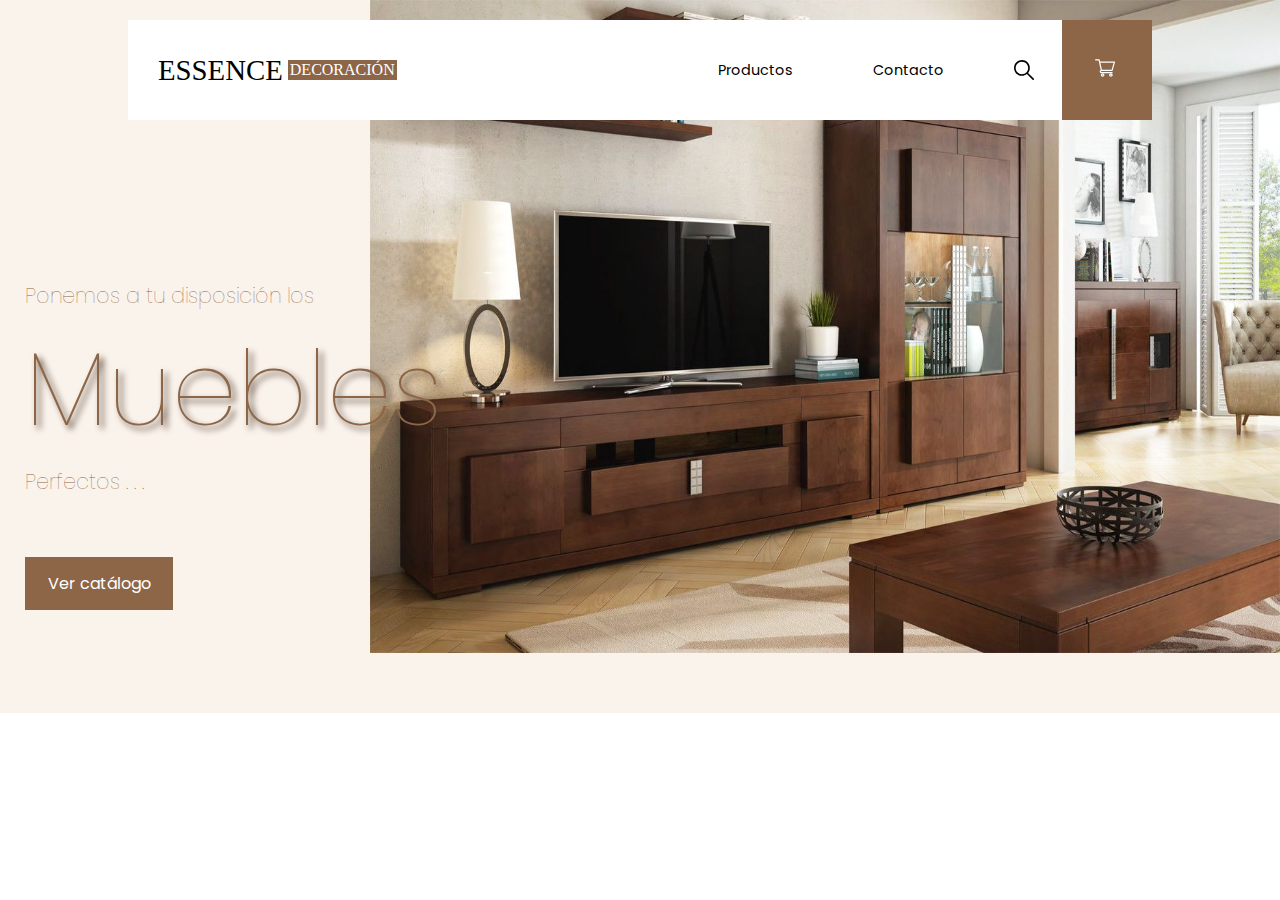
<file: index.html>
<!DOCTYPE html>
<html lang="es">

<head>
    <meta charset="UTF-8">
    <meta name="viewport" content="width=device-width, initial-scale=1.0">
    <title>Essence Decoración</title>
    <link rel="stylesheet" href="./css/style.css">
    <script src="./scripts/carousel.js" defer></script>
    <script src="./scripts/menu.js" defer></script>
</head>

<body>
    <div class="container">
        <header>

            <div class="menu-oculto">
                <img id="navBars" src="./img/icons/menu.svg" alt="menu bars icon">

                <a href="./index.html" class="title">
                    <p class="essence-word">ESSENCE</p>
                    <p class="decoracion-word">DECORACIÓN</p>
                </a>

                <img src="./img/icons/loupe.svg" alt="search icon">
                <div class="cart-section"><img class="cart" src="./img/icons/shopping-cart.svg" alt="shopping cart icon"></div>
            </div>

            <div class="menu">
                <a href="./index.html" class="title">
                    <p class="essence-word">ESSENCE</p>
                    <p class="decoracion-word">DECORACIÓN</p>
                </a>

                <div class="links-menu">
                    <a class="general-font-style" href="./pages/producto.html">Productos</a>
                    <a class="general-font-style" href="./pages/contacto.html">Contacto</a>
                </div>
                
                <img src="./img/icons/loupe.svg" alt="search icon">
                <div class="cart-section"><img class="cart" src="./img/icons/shopping-cart.svg" alt="shopping cart icon"></div>
            </div>

        </header>

        <div id="links" class="hide">
            <a class="general-font-style" href="./pages/producto.html">Productos</a>
            <a class="general-font-style" href="./pages/contacto.html">Contacto</a>
        </div>

        <main class="general-font-style">
            <div class="texto">
                <p>Ponemos a tu disposición los</p>
                <p id="keyword">Muebles</p>
                <p>Perfectos . . .</p>
                <a href="./pages/producto.html">Ver catálogo</a>
            </div>
            <div class="carousel">
                <div class="carousel_nav">
                    <span id="moveLeft" class="carousel_arrow">
                        <img id="leftArrow" src="./img/icons/arrow.svg" alt="back">
                    </span>
                    <span id="moveRight" class="carousel_arrow">
                        <img id="rightArrow" src="./img/icons/arrow.svg" alt="next">
                    </span>
                </div>
                <figure id="figImg">
                    <img src="./img/muebles.jpg" alt="picture of furniture">
                    <img src="./img/muebles1.jpg" alt="picture of furniture">
                    <img src="./img/muebles2.jpg" alt="picture of furniture">
                </figure>
            </div>
        </main>
    </div>
</body>

</html>
</file>
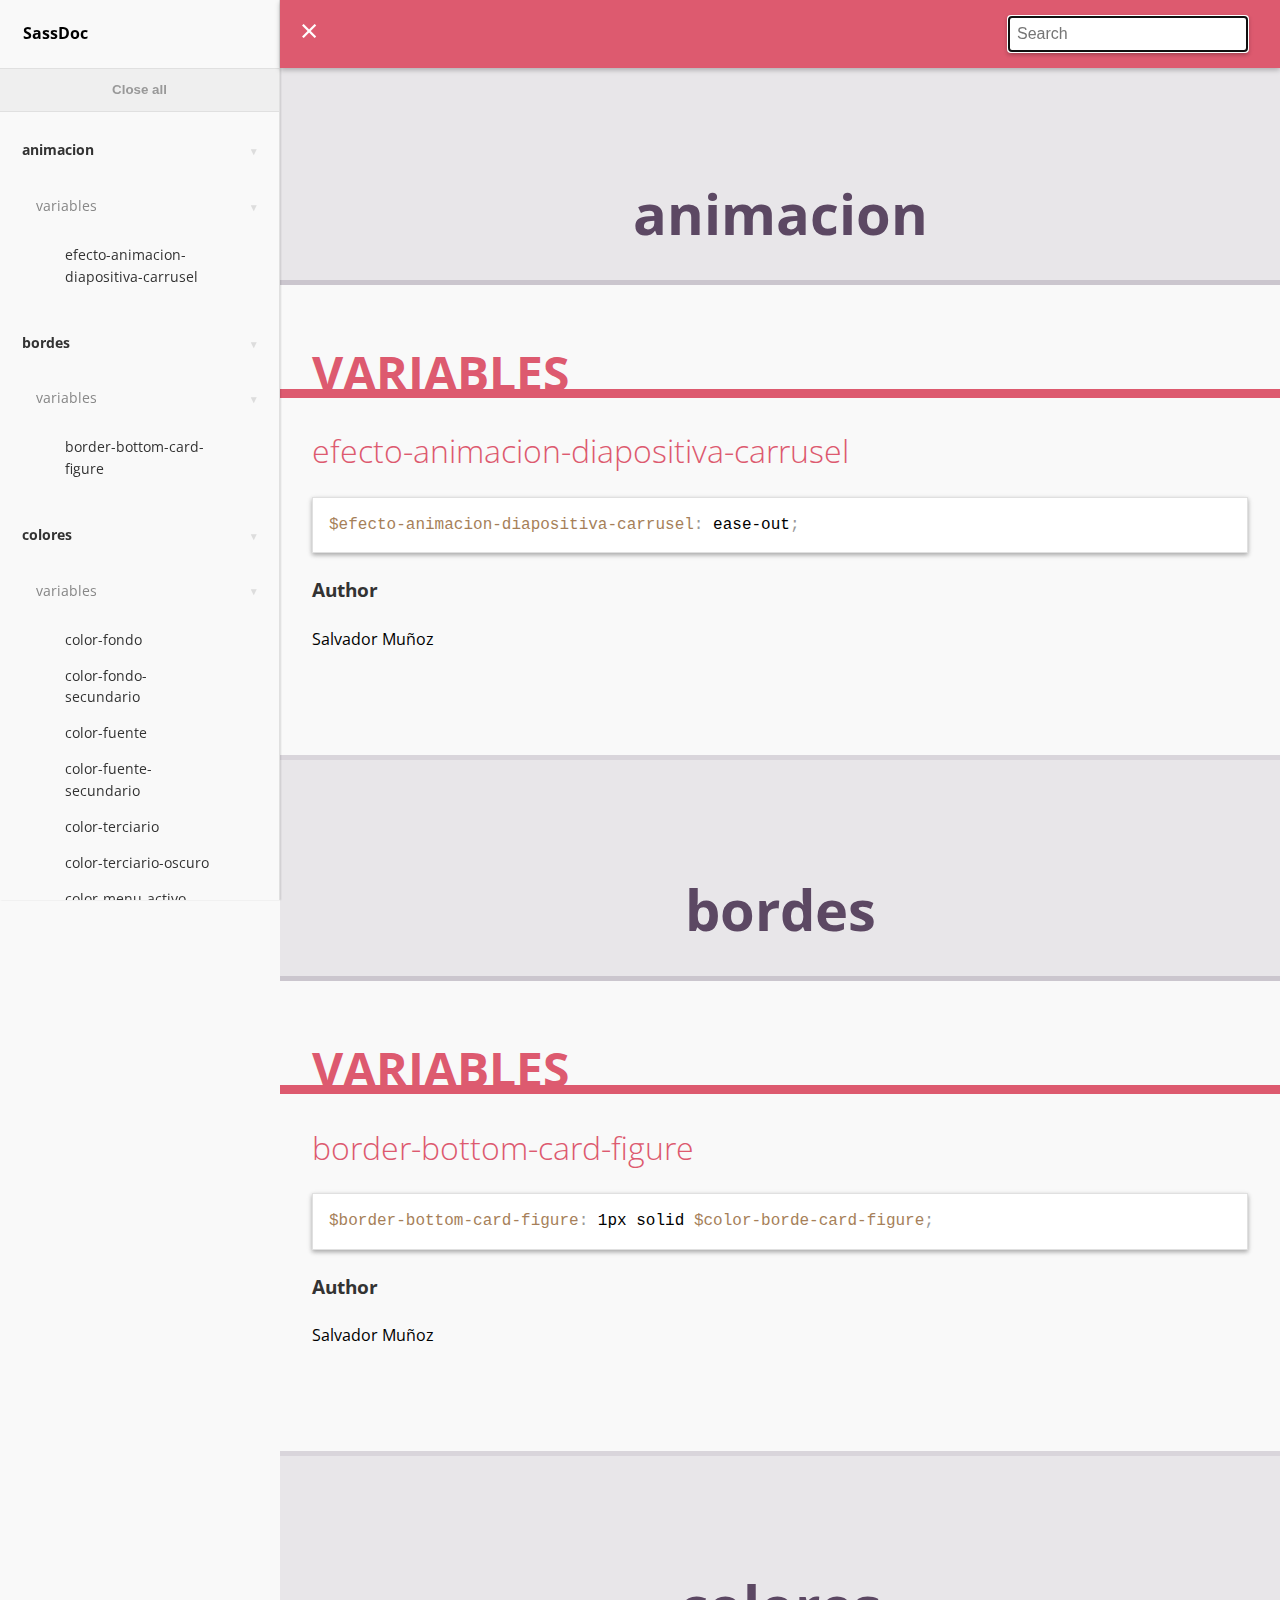
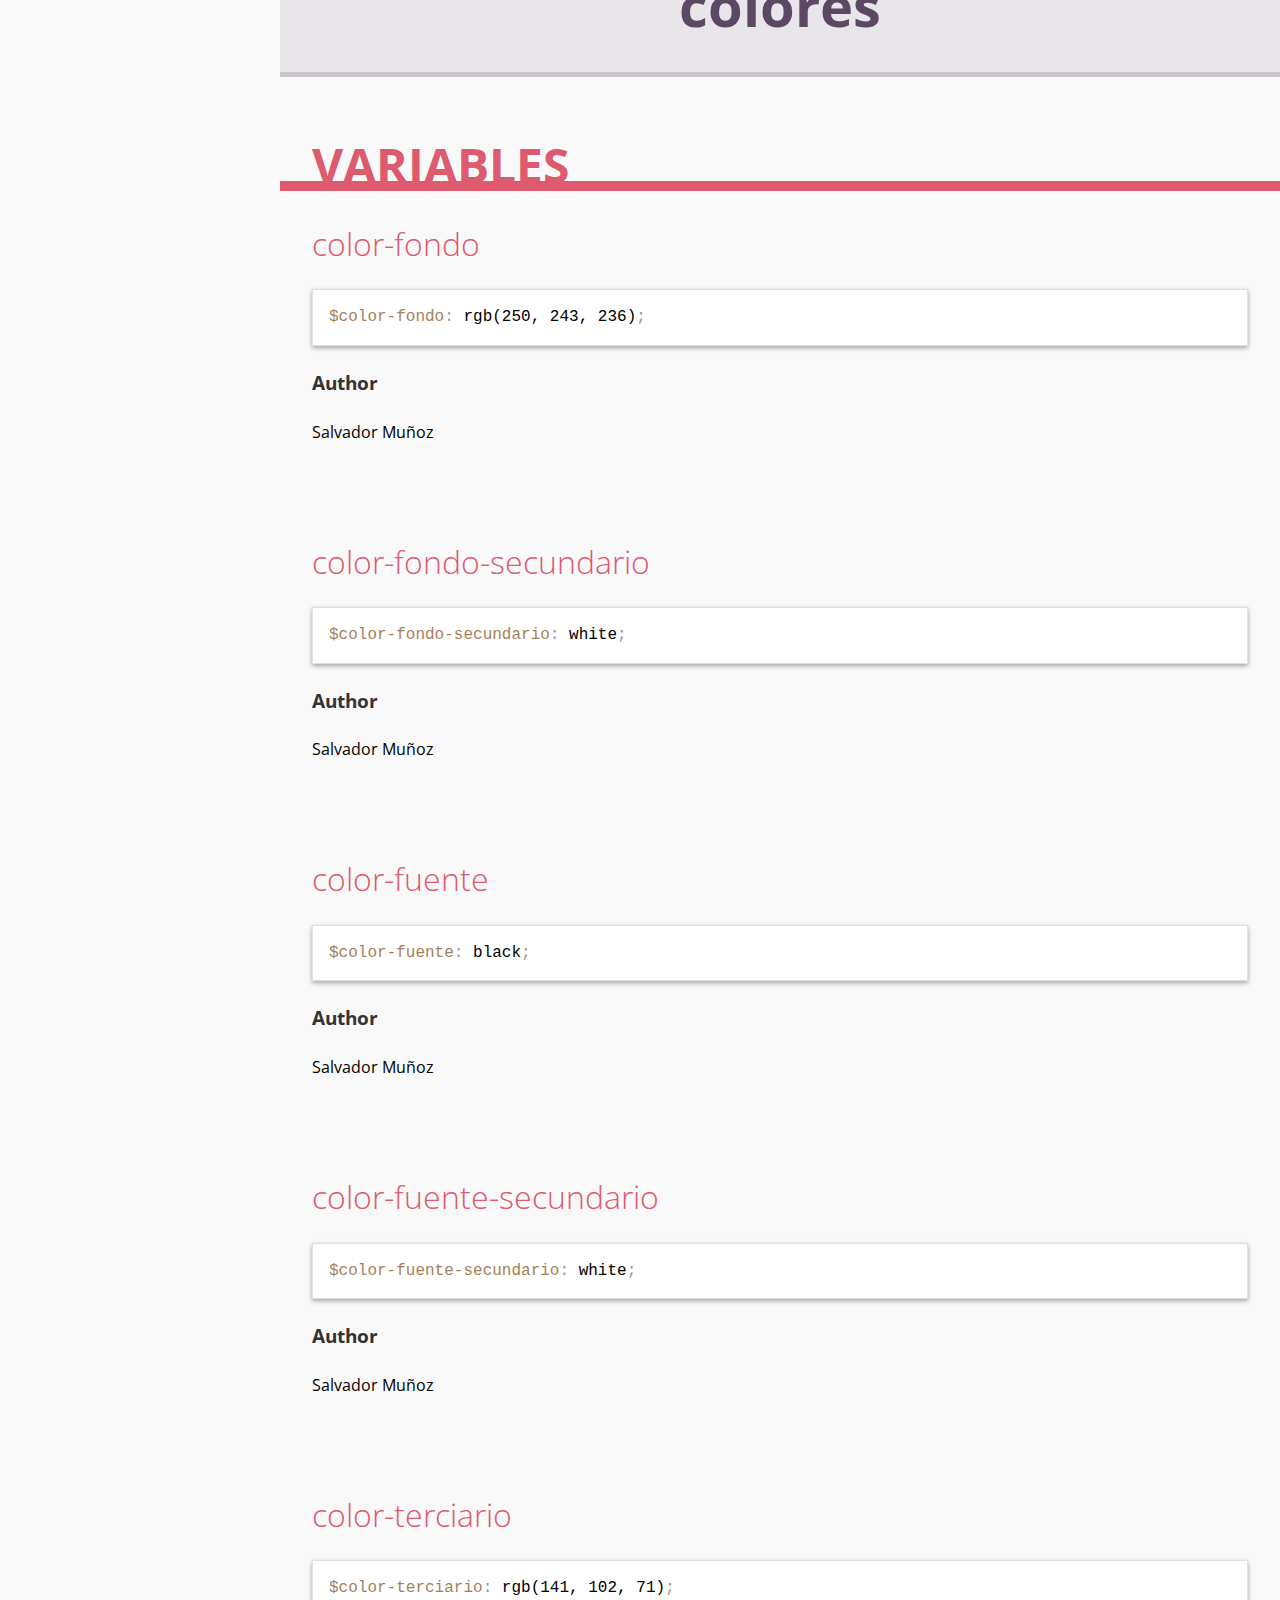
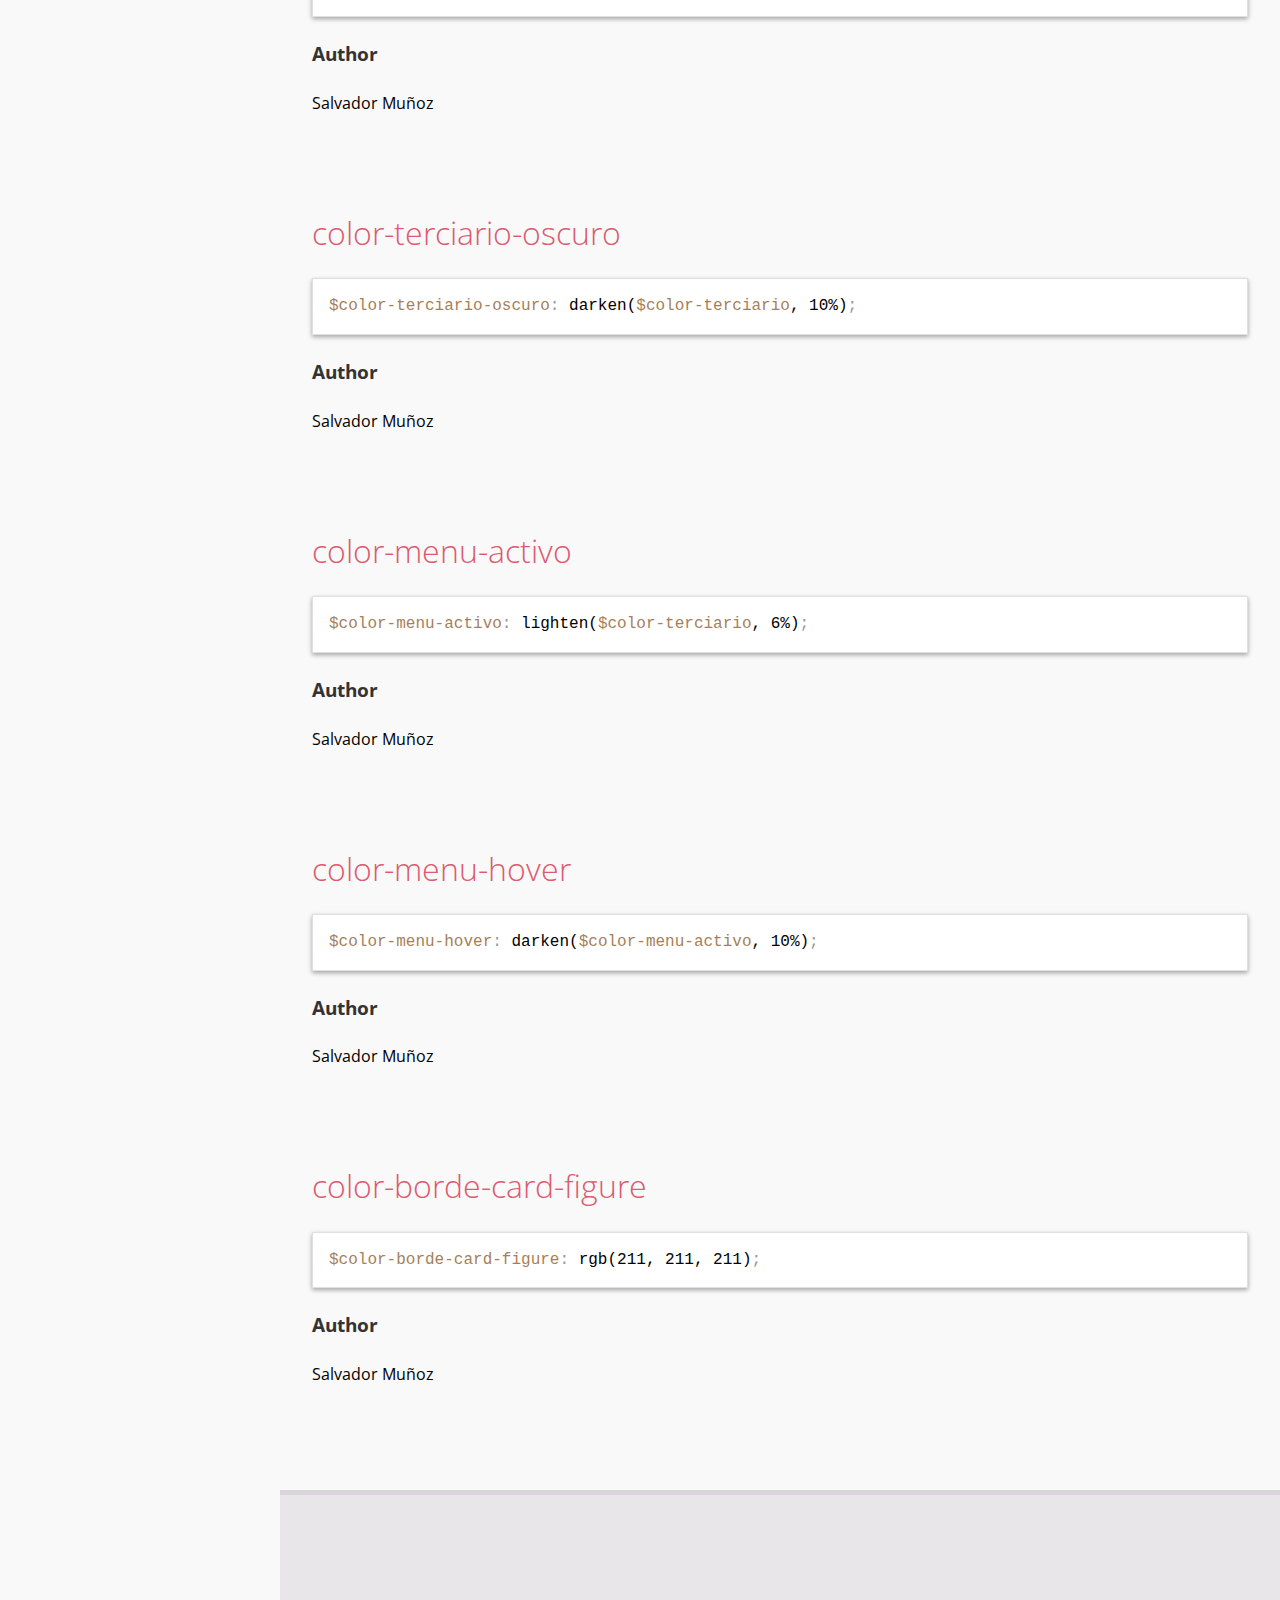
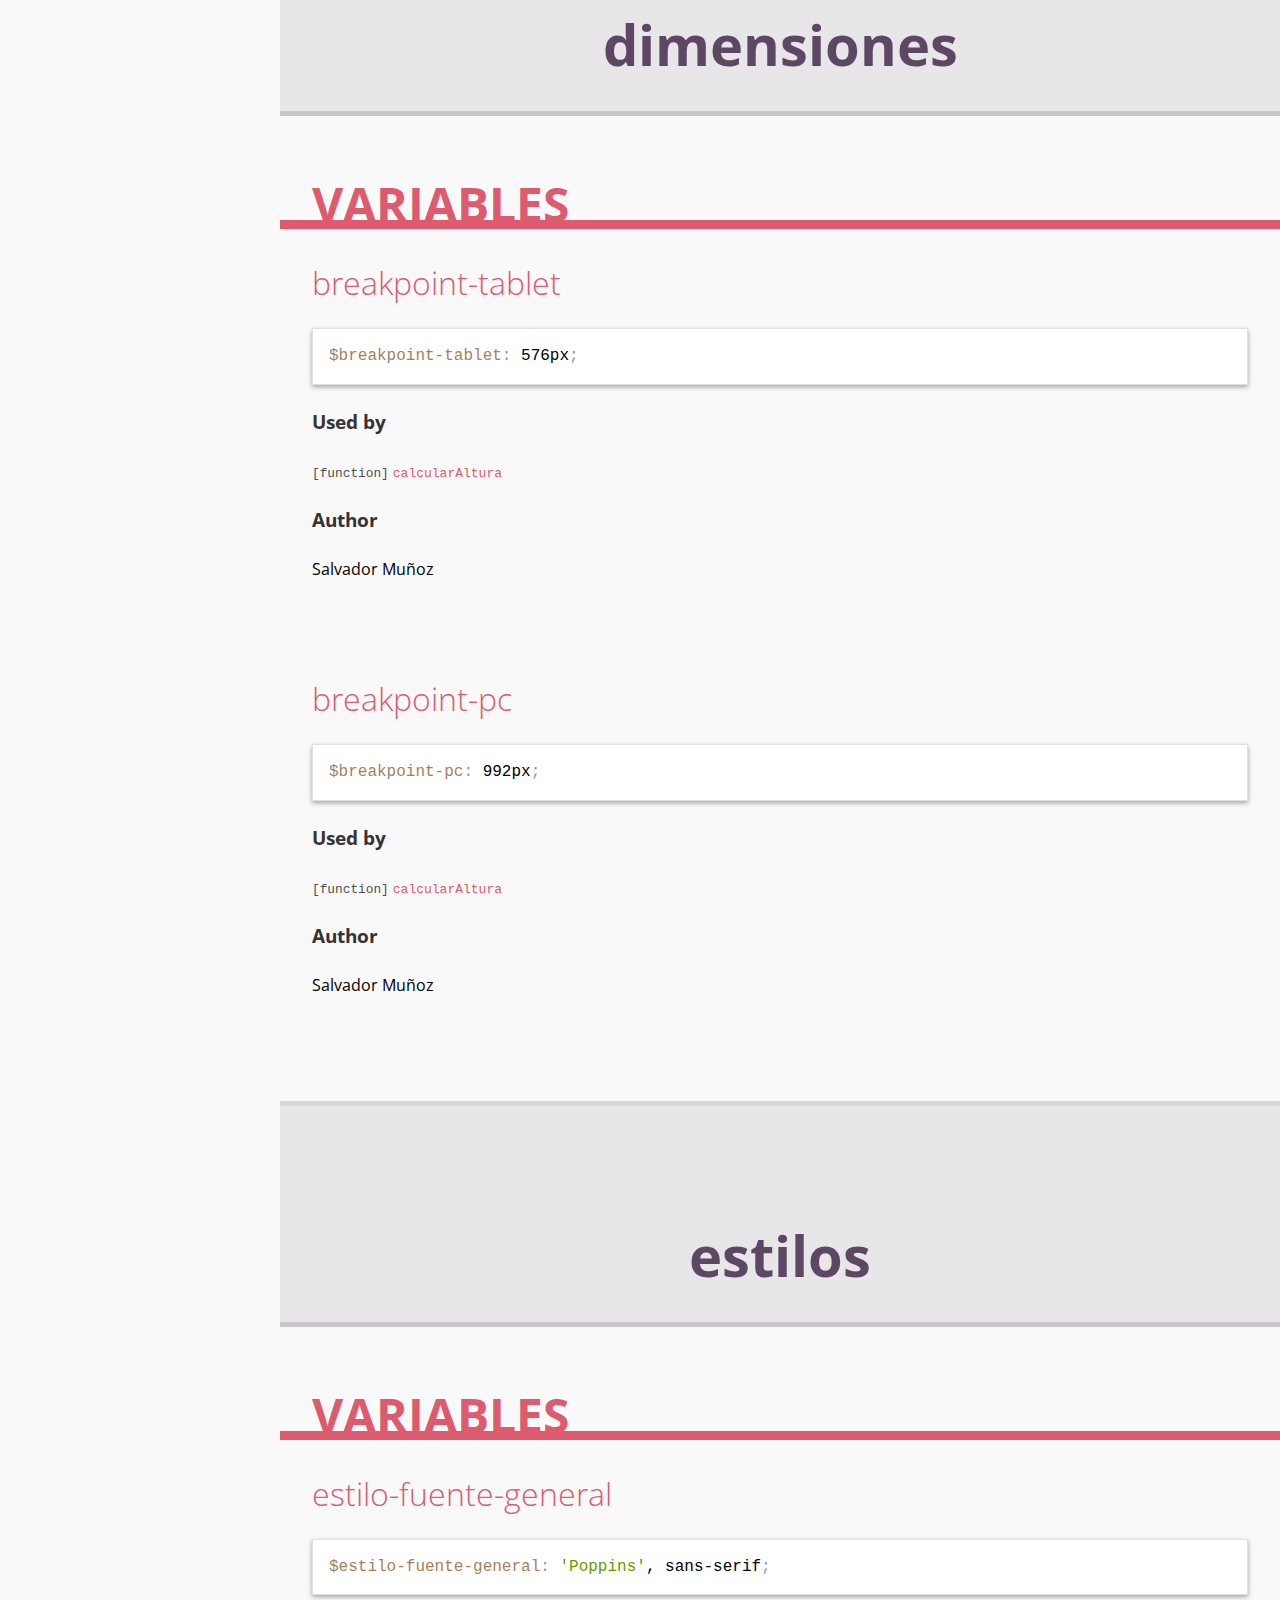
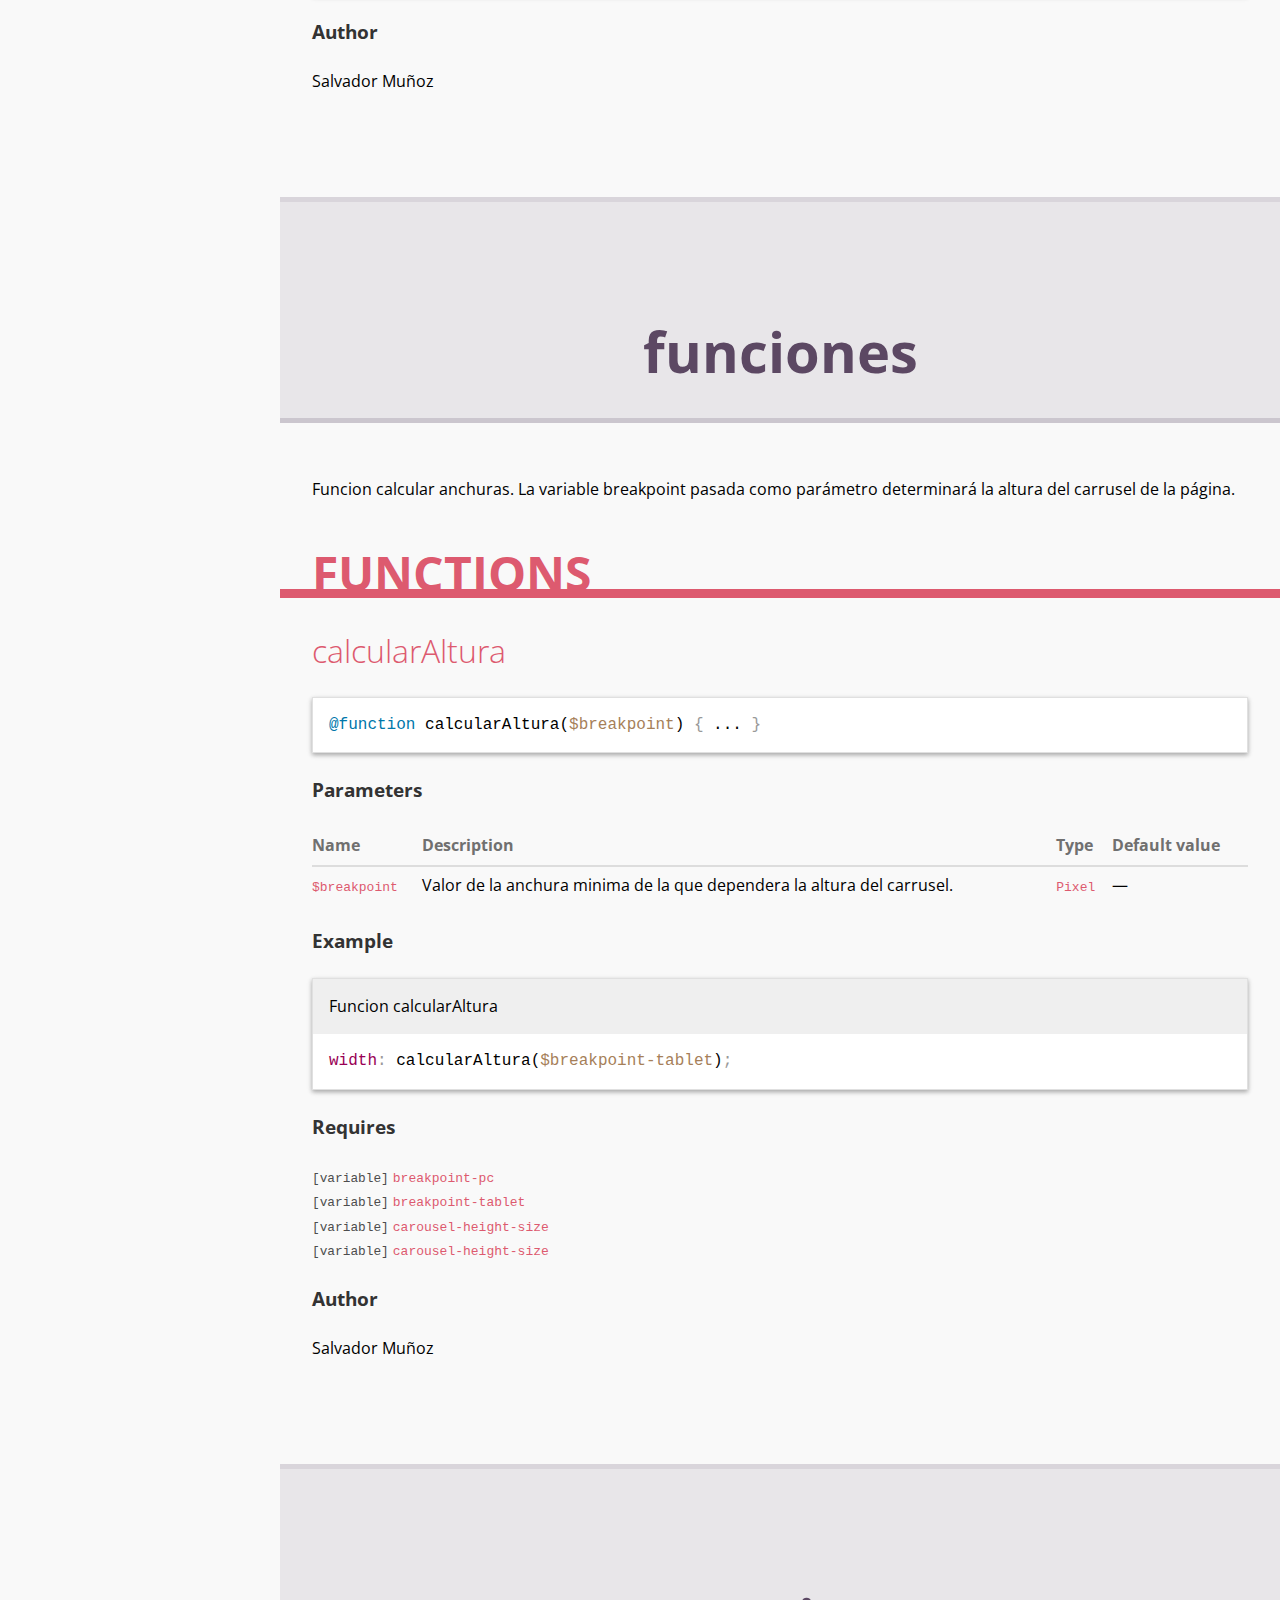
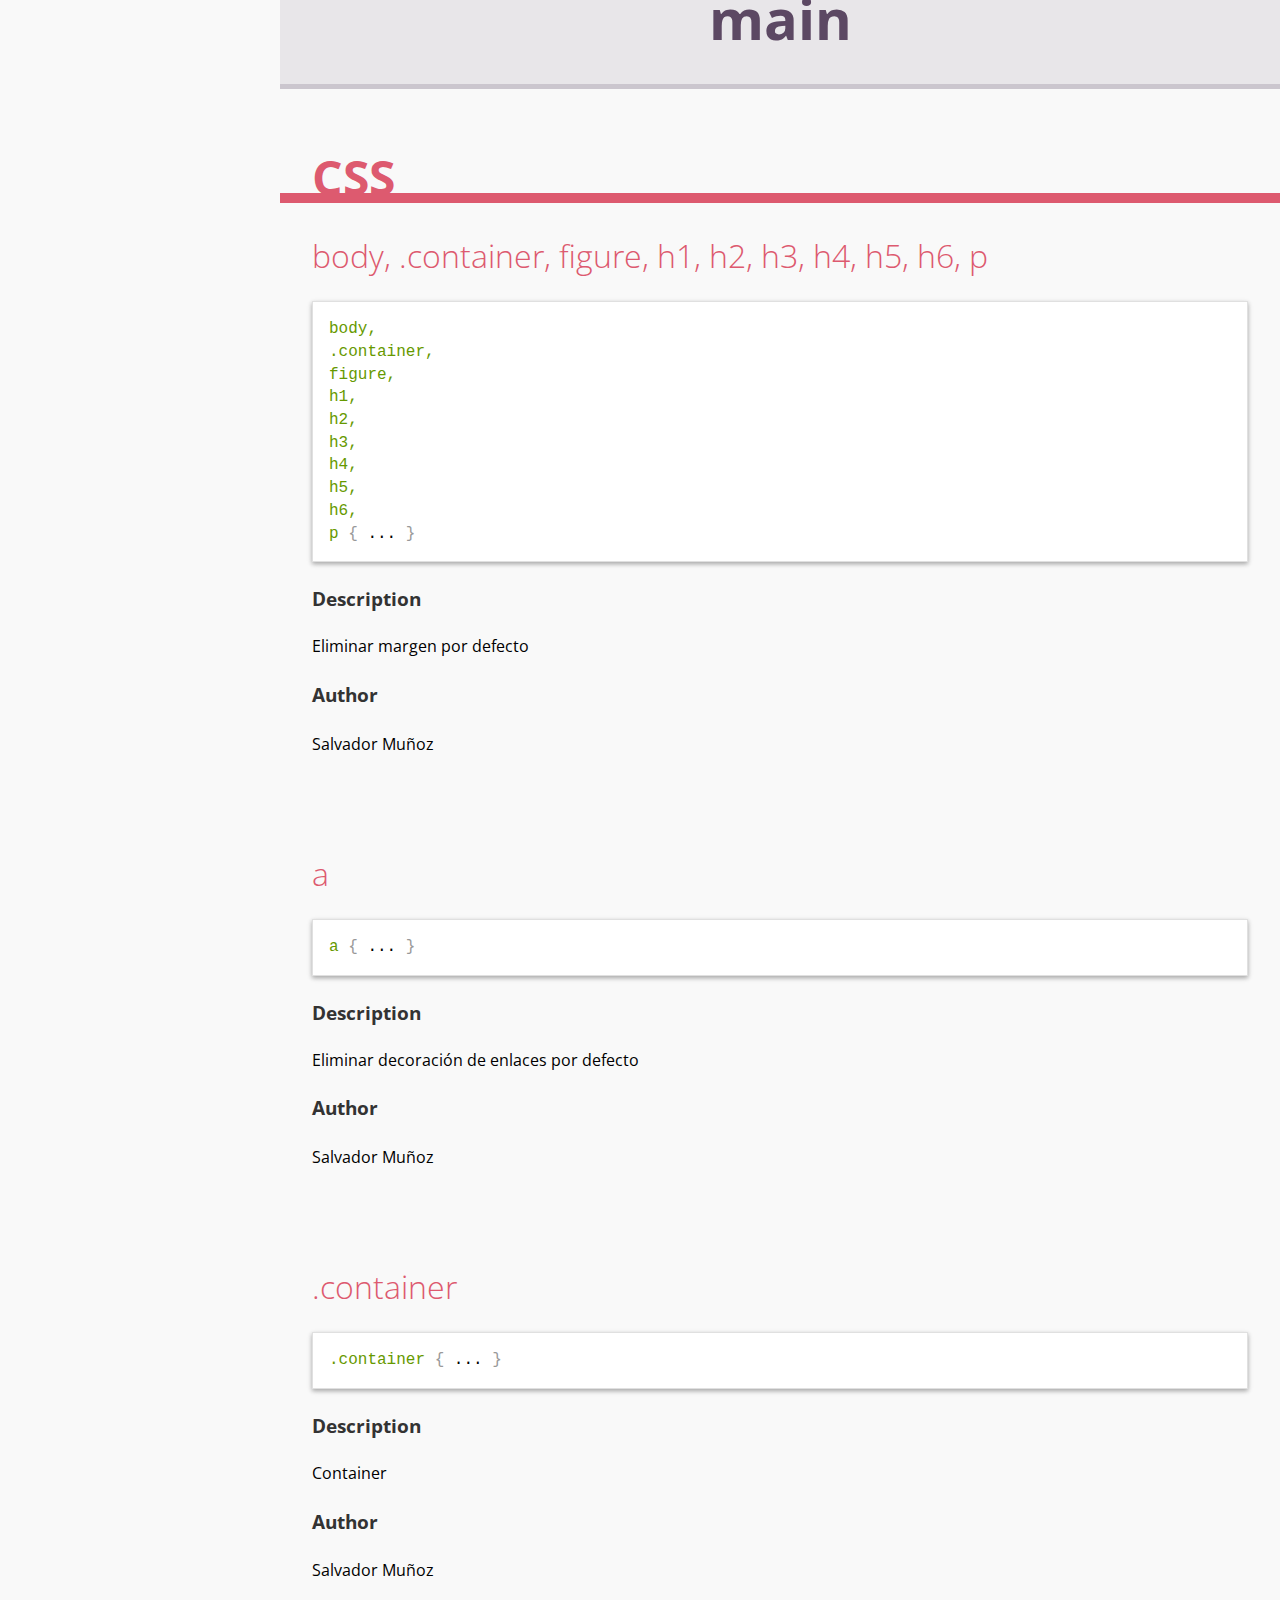
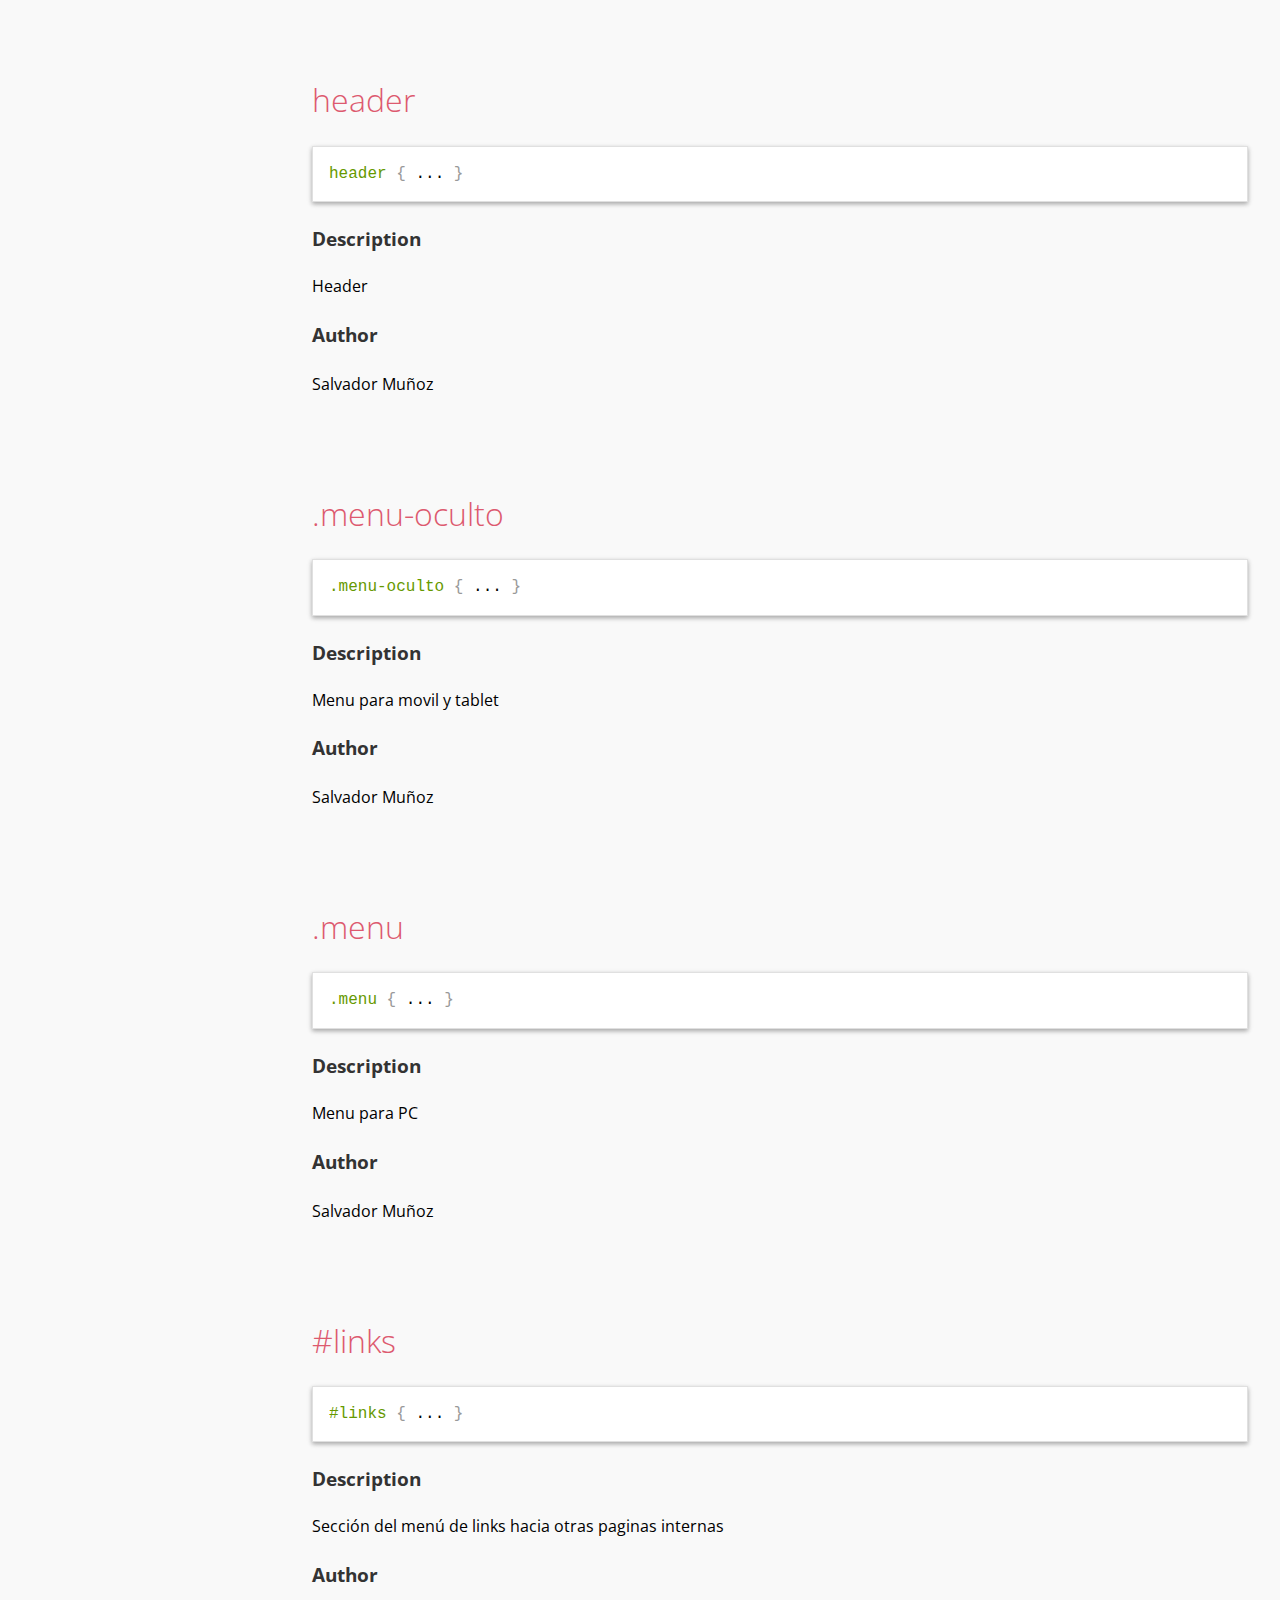
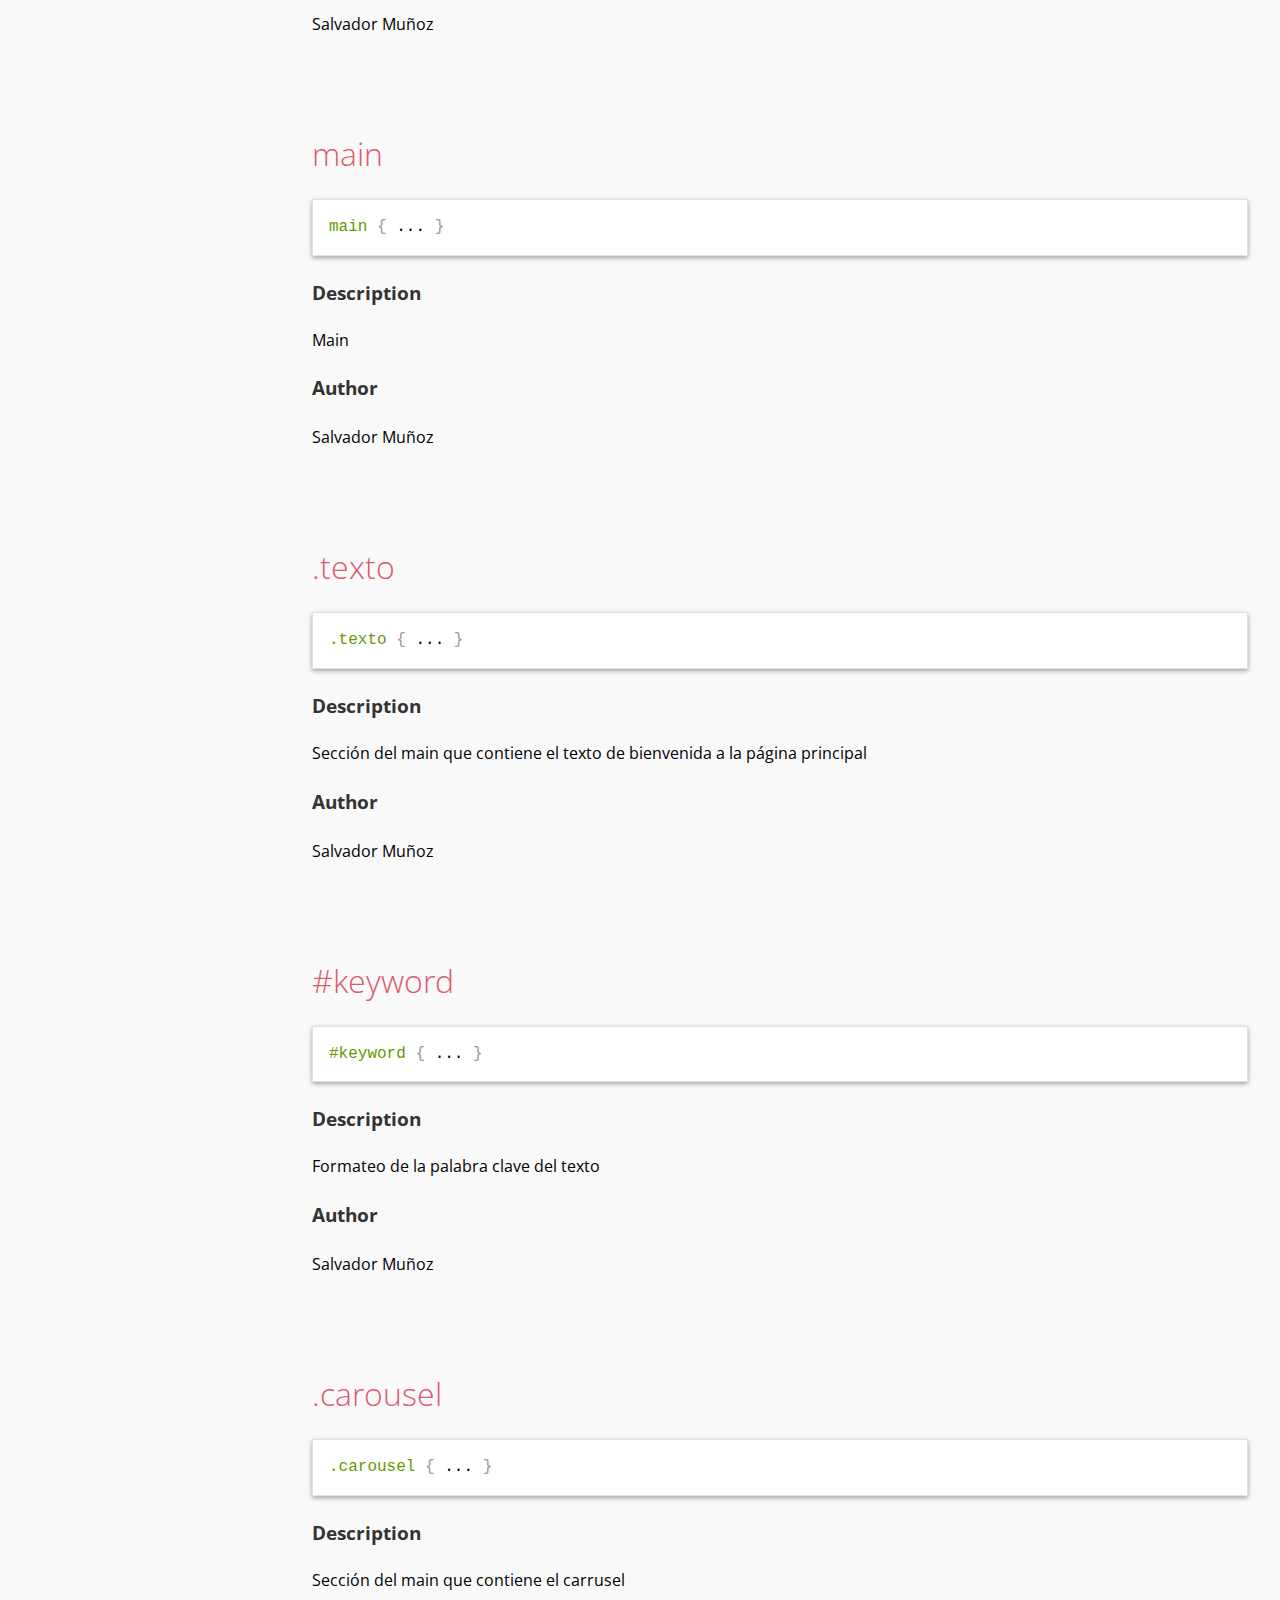
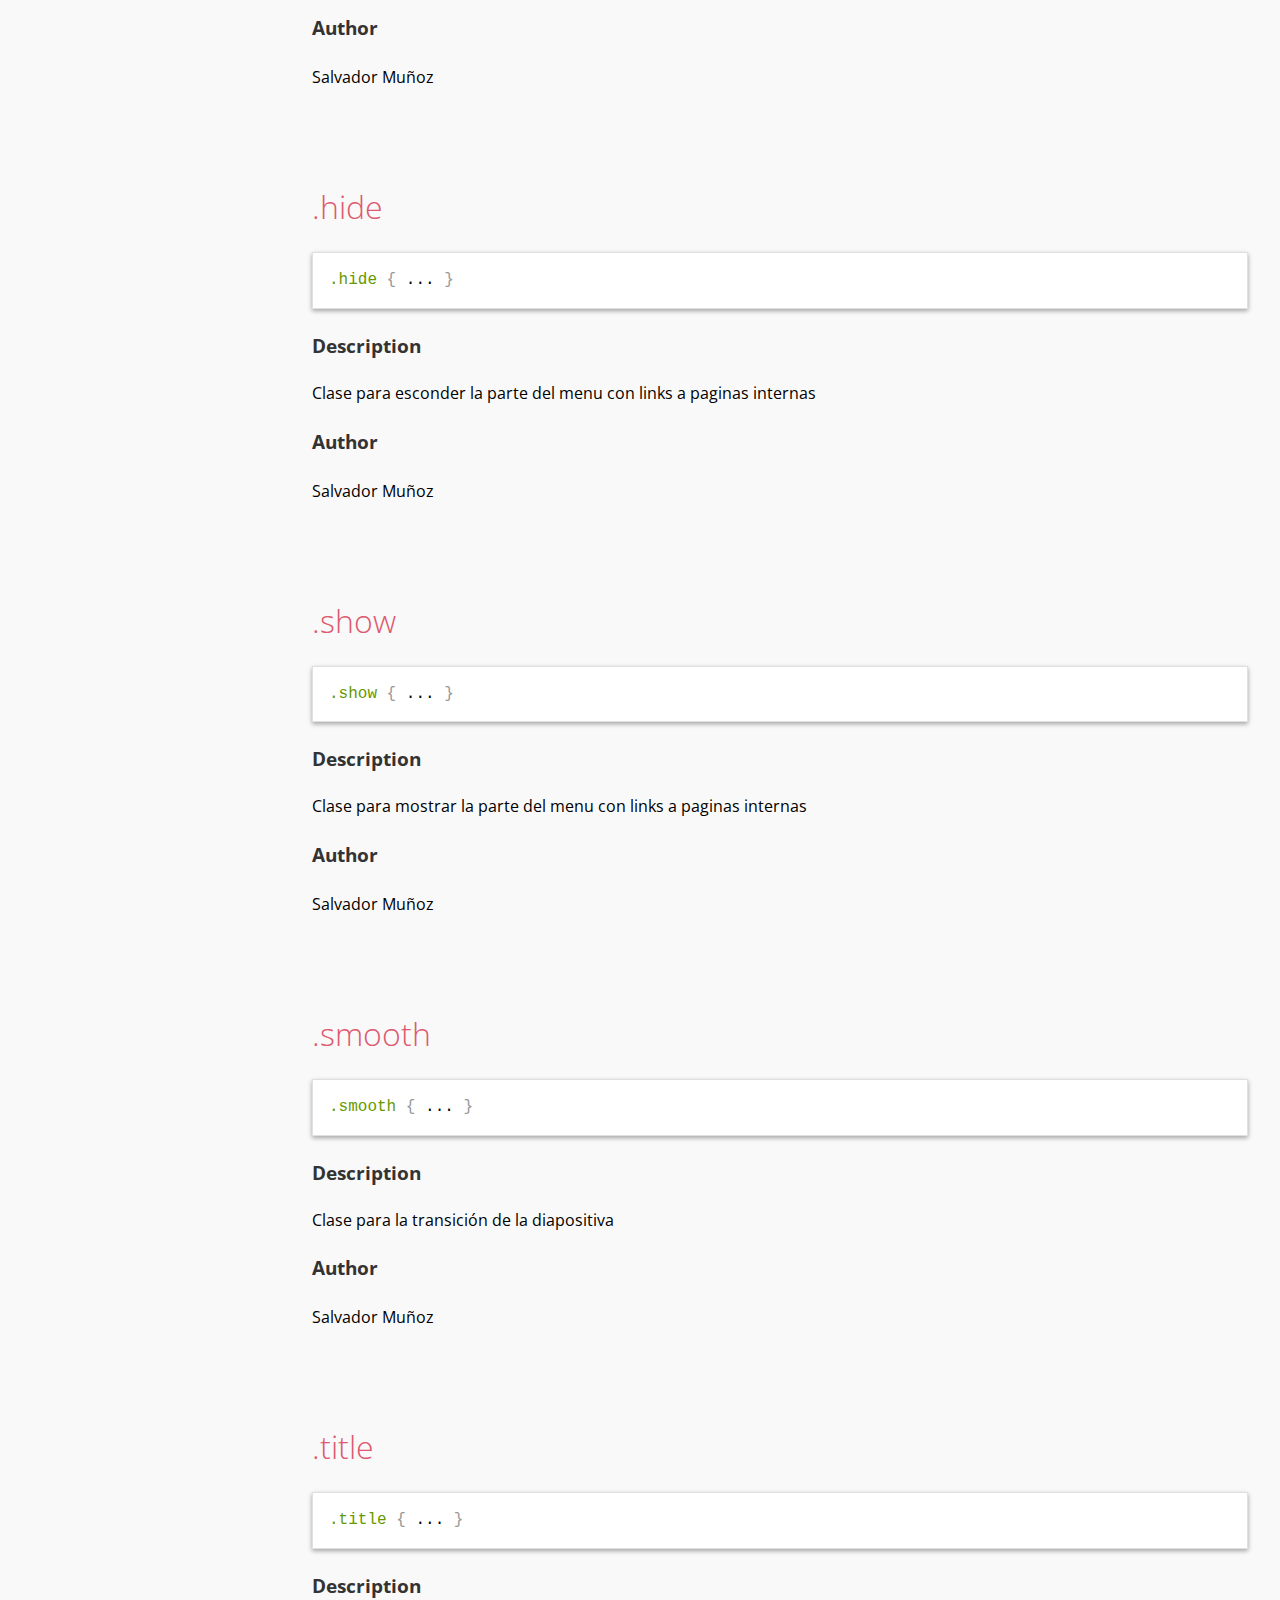
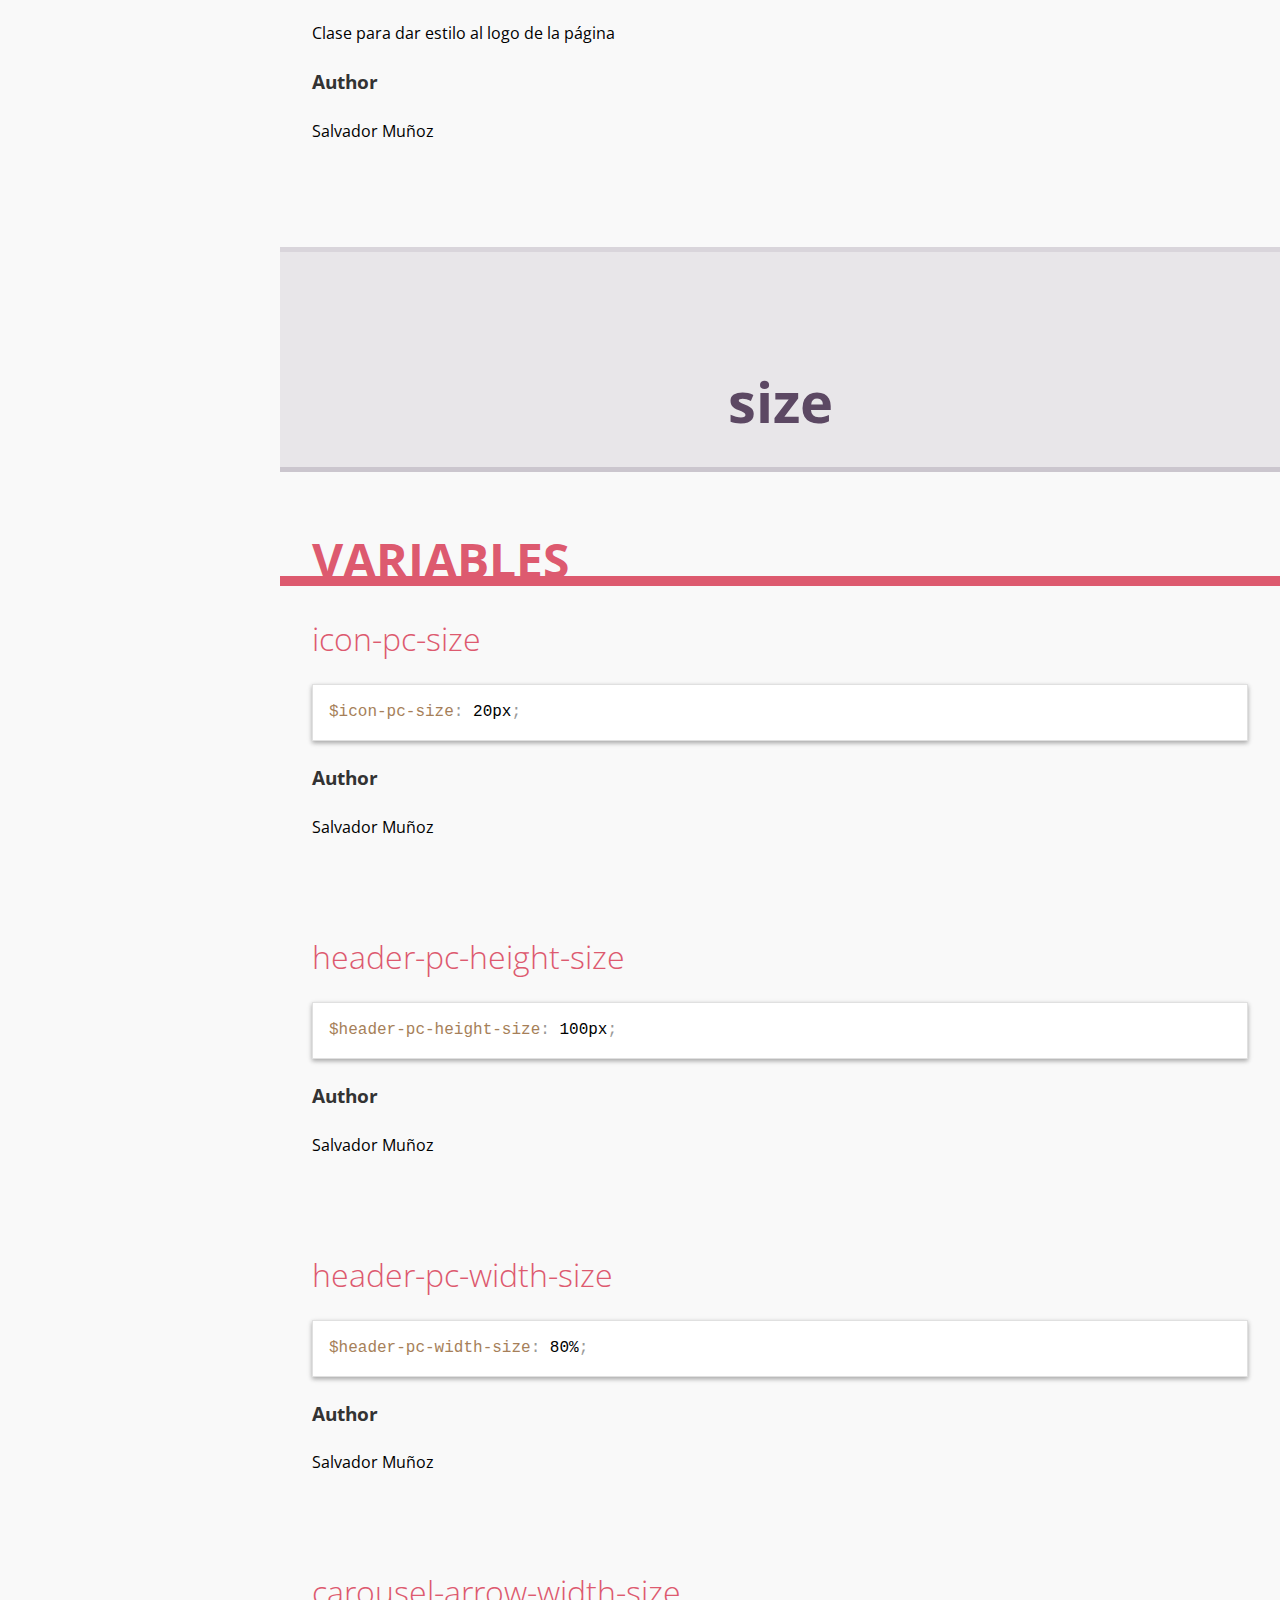
<file: sassdoc/index.html>
<!doctype html><html lang="en"><head><meta charset="utf-8"><title>SassDoc</title><link rel="stylesheet" href="assets/css/main.css"><link href="https://fonts.googleapis.com/css?family=Open+Sans:400,500,700" rel="stylesheet" type="text/css"><meta name="viewport" content="width=device-width"><meta content="IE=edge, chrome=1" http-equiv="X-UA-Compatible"><!-- Open Graph tags --><meta property="og:title" content="SassDoc - SassDoc"><meta property="og:type" content="website"><meta property="og:description" content="Release the docs!"><!-- Thanks to Sass-lang.com for the icons --><link href="assets/images/favicon.png" rel="shortcut icon"></head><body><aside class="sidebar" role="nav"><div class="sidebar__header"><h1 class="sidebar__title">SassDoc</h1></div><div class="sidebar__body"><button type="button" class="btn-toggle js-btn-toggle" data-alt="Open all">Close all</button><p class="sidebar__item sidebar__item--heading" data-slug="animacion"><a href="#animacion">animacion</a></p><div><p class="sidebar__item sidebar__item--sub-heading" data-slug="animacion-variable"><a href="#animacion-variable">variables</a></p><ul class="list-unstyled"><li class="sidebar__item sassdoc__item" data-group="animacion" data-name="efecto-animacion-diapositiva-carrusel" data-type="variable"><a href="#animacion-variable-efecto-animacion-diapositiva-carrusel">efecto-animacion-diapositiva-carrusel</a></li></ul></div><p class="sidebar__item sidebar__item--heading" data-slug="bordes"><a href="#bordes">bordes</a></p><div><p class="sidebar__item sidebar__item--sub-heading" data-slug="bordes-variable"><a href="#bordes-variable">variables</a></p><ul class="list-unstyled"><li class="sidebar__item sassdoc__item" data-group="bordes" data-name="border-bottom-card-figure" data-type="variable"><a href="#bordes-variable-border-bottom-card-figure">border-bottom-card-figure</a></li></ul></div><p class="sidebar__item sidebar__item--heading" data-slug="colores"><a href="#colores">colores</a></p><div><p class="sidebar__item sidebar__item--sub-heading" data-slug="colores-variable"><a href="#colores-variable">variables</a></p><ul class="list-unstyled"><li class="sidebar__item sassdoc__item" data-group="colores" data-name="color-fondo" data-type="variable"><a href="#colores-variable-color-fondo">color-fondo</a></li><li class="sidebar__item sassdoc__item" data-group="colores" data-name="color-fondo-secundario" data-type="variable"><a href="#colores-variable-color-fondo-secundario">color-fondo-secundario</a></li><li class="sidebar__item sassdoc__item" data-group="colores" data-name="color-fuente" data-type="variable"><a href="#colores-variable-color-fuente">color-fuente</a></li><li class="sidebar__item sassdoc__item" data-group="colores" data-name="color-fuente-secundario" data-type="variable"><a href="#colores-variable-color-fuente-secundario">color-fuente-secundario</a></li><li class="sidebar__item sassdoc__item" data-group="colores" data-name="color-terciario" data-type="variable"><a href="#colores-variable-color-terciario">color-terciario</a></li><li class="sidebar__item sassdoc__item" data-group="colores" data-name="color-terciario-oscuro" data-type="variable"><a href="#colores-variable-color-terciario-oscuro">color-terciario-oscuro</a></li><li class="sidebar__item sassdoc__item" data-group="colores" data-name="color-menu-activo" data-type="variable"><a href="#colores-variable-color-menu-activo">color-menu-activo</a></li><li class="sidebar__item sassdoc__item" data-group="colores" data-name="color-menu-hover" data-type="variable"><a href="#colores-variable-color-menu-hover">color-menu-hover</a></li><li class="sidebar__item sassdoc__item" data-group="colores" data-name="color-borde-card-figure" data-type="variable"><a href="#colores-variable-color-borde-card-figure">color-borde-card-figure</a></li></ul></div><p class="sidebar__item sidebar__item--heading" data-slug="dimensiones"><a href="#dimensiones">dimensiones</a></p><div><p class="sidebar__item sidebar__item--sub-heading" data-slug="dimensiones-variable"><a href="#dimensiones-variable">variables</a></p><ul class="list-unstyled"><li class="sidebar__item sassdoc__item" data-group="dimensiones" data-name="breakpoint-tablet" data-type="variable"><a href="#dimensiones-variable-breakpoint-tablet">breakpoint-tablet</a></li><li class="sidebar__item sassdoc__item" data-group="dimensiones" data-name="breakpoint-pc" data-type="variable"><a href="#dimensiones-variable-breakpoint-pc">breakpoint-pc</a></li></ul></div><p class="sidebar__item sidebar__item--heading" data-slug="estilos"><a href="#estilos">estilos</a></p><div><p class="sidebar__item sidebar__item--sub-heading" data-slug="estilos-variable"><a href="#estilos-variable">variables</a></p><ul class="list-unstyled"><li class="sidebar__item sassdoc__item" data-group="estilos" data-name="estilo-fuente-general" data-type="variable"><a href="#estilos-variable-estilo-fuente-general">estilo-fuente-general</a></li></ul></div><p class="sidebar__item sidebar__item--heading" data-slug="funciones"><a href="#funciones">funciones</a></p><div><p class="sidebar__item sidebar__item--sub-heading" data-slug="funciones-function"><a href="#funciones-function">functions</a></p><ul class="list-unstyled"><li class="sidebar__item sassdoc__item" data-group="funciones" data-name="calcularAltura" data-type="function"><a href="#funciones-function-calcularAltura">calcularAltura</a></li></ul></div><p class="sidebar__item sidebar__item--heading" data-slug="main"><a href="#main">main</a></p><div><p class="sidebar__item sidebar__item--sub-heading" data-slug="main-css"><a href="#main-css">css</a></p><ul class="list-unstyled"><li class="sidebar__item sassdoc__item" data-group="main" data-name="body,
.container,
figure,
h1,
h2,
h3,
h4,
h5,
h6,
p" data-type="css"><a href="#main-css-body,
.container,
figure,
h1,
h2,
h3,
h4,
h5,
h6,
p">body, .container, figure, h1, h2, h3, h4, h5, h6, p</a></li><li class="sidebar__item sassdoc__item" data-group="main" data-name="a" data-type="css"><a href="#main-css-a">a</a></li><li class="sidebar__item sassdoc__item" data-group="main" data-name=".container" data-type="css"><a href="#main-css-.container">.container</a></li><li class="sidebar__item sassdoc__item" data-group="main" data-name="header" data-type="css"><a href="#main-css-header">header</a></li><li class="sidebar__item sassdoc__item" data-group="main" data-name=".menu-oculto" data-type="css"><a href="#main-css-.menu-oculto">.menu-oculto</a></li><li class="sidebar__item sassdoc__item" data-group="main" data-name=".menu" data-type="css"><a href="#main-css-.menu">.menu</a></li><li class="sidebar__item sassdoc__item" data-group="main" data-name="#links" data-type="css"><a href="#main-css-#links">#links</a></li><li class="sidebar__item sassdoc__item" data-group="main" data-name="main" data-type="css"><a href="#main-css-main">main</a></li><li class="sidebar__item sassdoc__item" data-group="main" data-name=".texto" data-type="css"><a href="#main-css-.texto">.texto</a></li><li class="sidebar__item sassdoc__item" data-group="main" data-name="#keyword" data-type="css"><a href="#main-css-#keyword">#keyword</a></li><li class="sidebar__item sassdoc__item" data-group="main" data-name=".carousel" data-type="css"><a href="#main-css-.carousel">.carousel</a></li><li class="sidebar__item sassdoc__item" data-group="main" data-name=".hide" data-type="css"><a href="#main-css-.hide">.hide</a></li><li class="sidebar__item sassdoc__item" data-group="main" data-name=".show" data-type="css"><a href="#main-css-.show">.show</a></li><li class="sidebar__item sassdoc__item" data-group="main" data-name=".smooth" data-type="css"><a href="#main-css-.smooth">.smooth</a></li><li class="sidebar__item sassdoc__item" data-group="main" data-name=".title" data-type="css"><a href="#main-css-.title">.title</a></li></ul></div><p class="sidebar__item sidebar__item--heading" data-slug="size"><a href="#size">size</a></p><div><p class="sidebar__item sidebar__item--sub-heading" data-slug="size-variable"><a href="#size-variable">variables</a></p><ul class="list-unstyled"><li class="sidebar__item sassdoc__item" data-group="size" data-name="icon-pc-size" data-type="variable"><a href="#size-variable-icon-pc-size">icon-pc-size</a></li><li class="sidebar__item sassdoc__item" data-group="size" data-name="header-pc-height-size" data-type="variable"><a href="#size-variable-header-pc-height-size">header-pc-height-size</a></li><li class="sidebar__item sassdoc__item" data-group="size" data-name="header-pc-width-size" data-type="variable"><a href="#size-variable-header-pc-width-size">header-pc-width-size</a></li><li class="sidebar__item sassdoc__item" data-group="size" data-name="carousel-arrow-width-size" data-type="variable"><a href="#size-variable-carousel-arrow-width-size">carousel-arrow-width-size</a></li><li class="sidebar__item sassdoc__item" data-group="size" data-name="pc-title-essence-size" data-type="variable"><a href="#size-variable-pc-title-essence-size">pc-title-essence-size</a></li><li class="sidebar__item sassdoc__item" data-group="size" data-name="pc-title-decoracion-size" data-type="variable"><a href="#size-variable-pc-title-decoracion-size">pc-title-decoracion-size</a></li><li class="sidebar__item sassdoc__item" data-group="size" data-name="text-pc-size" data-type="variable"><a href="#size-variable-text-pc-size">text-pc-size</a></li><li class="sidebar__item sassdoc__item" data-group="size" data-name="keyword-pc-size" data-type="variable"><a href="#size-variable-keyword-pc-size">keyword-pc-size</a></li><li class="sidebar__item sassdoc__item" data-group="size" data-name="h2-pc-size" data-type="variable"><a href="#size-variable-h2-pc-size">h2-pc-size</a></li><li class="sidebar__item sassdoc__item" data-group="size" data-name="carousel-height-size" data-type="variable"><a href="#size-variable-carousel-height-size">carousel-height-size</a></li><li class="sidebar__item sassdoc__item" data-group="size" data-name="icon-small-size" data-type="variable"><a href="#size-variable-icon-small-size">icon-small-size</a></li><li class="sidebar__item sassdoc__item" data-group="size" data-name="header-small-height-size" data-type="variable"><a href="#size-variable-header-small-height-size">header-small-height-size</a></li><li class="sidebar__item sassdoc__item" data-group="size" data-name="header-small-width-size" data-type="variable"><a href="#size-variable-header-small-width-size">header-small-width-size</a></li><li class="sidebar__item sassdoc__item" data-group="size" data-name="menu-small-height-size" data-type="variable"><a href="#size-variable-menu-small-height-size">menu-small-height-size</a></li><li class="sidebar__item sassdoc__item" data-group="size" data-name="small-title-essence-size" data-type="variable"><a href="#size-variable-small-title-essence-size">small-title-essence-size</a></li><li class="sidebar__item sassdoc__item" data-group="size" data-name="small-title-decoracion-size" data-type="variable"><a href="#size-variable-small-title-decoracion-size">small-title-decoracion-size</a></li><li class="sidebar__item sassdoc__item" data-group="size" data-name="small-profile-picture-size" data-type="variable"><a href="#size-variable-small-profile-picture-size">small-profile-picture-size</a></li><li class="sidebar__item sassdoc__item" data-group="size" data-name="text-size" data-type="variable"><a href="#size-variable-text-size">text-size</a></li><li class="sidebar__item sassdoc__item" data-group="size" data-name="keyword-size" data-type="variable"><a href="#size-variable-keyword-size">keyword-size</a></li><li class="sidebar__item sassdoc__item" data-group="size" data-name="h2-size" data-type="variable"><a href="#size-variable-h2-size">h2-size</a></li></ul></div></div></aside><article class="main" role="main"><header class="header" role="banner"><div class="container"><div class="sassdoc__searchbar searchbar"><label for="js-search-input" class="visually-hidden">Search</label><div class="searchbar__form" id="js-search"><input name="search" type="search" class="searchbar__field" autocomplete="off" autofocus id="js-search-input" placeholder="Search"><ul class="searchbar__suggestions" id="js-search-suggestions"></ul></div></div></div></header><section class="main__section"><h1 class="main__heading" id="animacion"><div class="container">animacion</div></h1><section class="main__sub-section" id="animacion-variable"><h2 class="main__heading--secondary"><div class="container">variables</div></h2><section class="main__item container item" id="animacion-variable-efecto-animacion-diapositiva-carrusel"><h3 class="item__heading"><a class="item__name" href="#variable-efecto-animacion-diapositiva-carrusel">efecto-animacion-diapositiva-carrusel</a></h3><div class="item__code-wrapper"><pre class="item__code language-scss"><code>$efecto-animacion-diapositiva-carrusel: ease-out;</code></pre></div><h3 class="item__sub-heading">Author</h3><ul class="list-unstyled"><li><p>Salvador Muñoz</p></li></ul></section></section></section><section class="main__section"><h1 class="main__heading" id="bordes"><div class="container">bordes</div></h1><section class="main__sub-section" id="bordes-variable"><h2 class="main__heading--secondary"><div class="container">variables</div></h2><section class="main__item container item" id="bordes-variable-border-bottom-card-figure"><h3 class="item__heading"><a class="item__name" href="#variable-border-bottom-card-figure">border-bottom-card-figure</a></h3><div class="item__code-wrapper"><pre class="item__code language-scss"><code>$border-bottom-card-figure: 1px solid $color-borde-card-figure;</code></pre></div><h3 class="item__sub-heading">Author</h3><ul class="list-unstyled"><li><p>Salvador Muñoz</p></li></ul></section></section></section><section class="main__section"><h1 class="main__heading" id="colores"><div class="container">colores</div></h1><section class="main__sub-section" id="colores-variable"><h2 class="main__heading--secondary"><div class="container">variables</div></h2><section class="main__item container item" id="colores-variable-color-fondo"><h3 class="item__heading"><a class="item__name" href="#variable-color-fondo">color-fondo</a></h3><div class="item__code-wrapper"><pre class="item__code language-scss"><code>$color-fondo: rgb(250, 243, 236);</code></pre></div><h3 class="item__sub-heading">Author</h3><ul class="list-unstyled"><li><p>Salvador Muñoz</p></li></ul></section><section class="main__item container item" id="colores-variable-color-fondo-secundario"><h3 class="item__heading"><a class="item__name" href="#variable-color-fondo-secundario">color-fondo-secundario</a></h3><div class="item__code-wrapper"><pre class="item__code language-scss"><code>$color-fondo-secundario: white;</code></pre></div><h3 class="item__sub-heading">Author</h3><ul class="list-unstyled"><li><p>Salvador Muñoz</p></li></ul></section><section class="main__item container item" id="colores-variable-color-fuente"><h3 class="item__heading"><a class="item__name" href="#variable-color-fuente">color-fuente</a></h3><div class="item__code-wrapper"><pre class="item__code language-scss"><code>$color-fuente: black;</code></pre></div><h3 class="item__sub-heading">Author</h3><ul class="list-unstyled"><li><p>Salvador Muñoz</p></li></ul></section><section class="main__item container item" id="colores-variable-color-fuente-secundario"><h3 class="item__heading"><a class="item__name" href="#variable-color-fuente-secundario">color-fuente-secundario</a></h3><div class="item__code-wrapper"><pre class="item__code language-scss"><code>$color-fuente-secundario: white;</code></pre></div><h3 class="item__sub-heading">Author</h3><ul class="list-unstyled"><li><p>Salvador Muñoz</p></li></ul></section><section class="main__item container item" id="colores-variable-color-terciario"><h3 class="item__heading"><a class="item__name" href="#variable-color-terciario">color-terciario</a></h3><div class="item__code-wrapper"><pre class="item__code language-scss"><code>$color-terciario: rgb(141, 102, 71);</code></pre></div><h3 class="item__sub-heading">Author</h3><ul class="list-unstyled"><li><p>Salvador Muñoz</p></li></ul></section><section class="main__item container item" id="colores-variable-color-terciario-oscuro"><h3 class="item__heading"><a class="item__name" href="#variable-color-terciario-oscuro">color-terciario-oscuro</a></h3><div class="item__code-wrapper"><pre class="item__code language-scss"><code>$color-terciario-oscuro: darken($color-terciario, 10%);</code></pre></div><h3 class="item__sub-heading">Author</h3><ul class="list-unstyled"><li><p>Salvador Muñoz</p></li></ul></section><section class="main__item container item" id="colores-variable-color-menu-activo"><h3 class="item__heading"><a class="item__name" href="#variable-color-menu-activo">color-menu-activo</a></h3><div class="item__code-wrapper"><pre class="item__code language-scss"><code>$color-menu-activo: lighten($color-terciario, 6%);</code></pre></div><h3 class="item__sub-heading">Author</h3><ul class="list-unstyled"><li><p>Salvador Muñoz</p></li></ul></section><section class="main__item container item" id="colores-variable-color-menu-hover"><h3 class="item__heading"><a class="item__name" href="#variable-color-menu-hover">color-menu-hover</a></h3><div class="item__code-wrapper"><pre class="item__code language-scss"><code>$color-menu-hover: darken($color-menu-activo, 10%);</code></pre></div><h3 class="item__sub-heading">Author</h3><ul class="list-unstyled"><li><p>Salvador Muñoz</p></li></ul></section><section class="main__item container item" id="colores-variable-color-borde-card-figure"><h3 class="item__heading"><a class="item__name" href="#variable-color-borde-card-figure">color-borde-card-figure</a></h3><div class="item__code-wrapper"><pre class="item__code language-scss"><code>$color-borde-card-figure: rgb(211, 211, 211);</code></pre></div><h3 class="item__sub-heading">Author</h3><ul class="list-unstyled"><li><p>Salvador Muñoz</p></li></ul></section></section></section><section class="main__section"><h1 class="main__heading" id="dimensiones"><div class="container">dimensiones</div></h1><section class="main__sub-section" id="dimensiones-variable"><h2 class="main__heading--secondary"><div class="container">variables</div></h2><section class="main__item container item" id="dimensiones-variable-breakpoint-tablet"><h3 class="item__heading"><a class="item__name" href="#variable-breakpoint-tablet">breakpoint-tablet</a></h3><div class="item__code-wrapper"><pre class="item__code language-scss"><code>$breakpoint-tablet: 576px;</code></pre></div><h3 class="item__sub-heading">Used by</h3><ul class="list-unstyled"><li><span class="item__cross-type">[function]</span> <a href="#funciones-function-calcularAltura"><code>calcularAltura</code></a></li></ul><h3 class="item__sub-heading">Author</h3><ul class="list-unstyled"><li><p>Salvador Muñoz</p></li></ul></section><section class="main__item container item" id="dimensiones-variable-breakpoint-pc"><h3 class="item__heading"><a class="item__name" href="#variable-breakpoint-pc">breakpoint-pc</a></h3><div class="item__code-wrapper"><pre class="item__code language-scss"><code>$breakpoint-pc: 992px;</code></pre></div><h3 class="item__sub-heading">Used by</h3><ul class="list-unstyled"><li><span class="item__cross-type">[function]</span> <a href="#funciones-function-calcularAltura"><code>calcularAltura</code></a></li></ul><h3 class="item__sub-heading">Author</h3><ul class="list-unstyled"><li><p>Salvador Muñoz</p></li></ul></section></section></section><section class="main__section"><h1 class="main__heading" id="estilos"><div class="container">estilos</div></h1><section class="main__sub-section" id="estilos-variable"><h2 class="main__heading--secondary"><div class="container">variables</div></h2><section class="main__item container item" id="estilos-variable-estilo-fuente-general"><h3 class="item__heading"><a class="item__name" href="#variable-estilo-fuente-general">estilo-fuente-general</a></h3><div class="item__code-wrapper"><pre class="item__code language-scss"><code>$estilo-fuente-general: &#39;Poppins&#39;, sans-serif;</code></pre></div><h3 class="item__sub-heading">Author</h3><ul class="list-unstyled"><li><p>Salvador Muñoz</p></li></ul></section></section></section><section class="main__section"><h1 class="main__heading" id="funciones"><div class="container">funciones</div></h1><div class="main__description"><div class="container"><p>Funcion calcular anchuras. La variable breakpoint pasada como parámetro determinará la altura del carrusel de la página.</p></div></div><section class="main__sub-section" id="funciones-function"><h2 class="main__heading--secondary"><div class="container">functions</div></h2><section class="main__item container item" id="funciones-function-calcularAltura"><h3 class="item__heading"><a class="item__name" href="#function-calcularAltura">calcularAltura</a></h3><div class="item__code-wrapper"><pre class="item__code item__code--togglable language-scss" data-current-state="collapsed" data-expanded="@function calcularAltura($breakpoint) { 

    @if $breakpoint==$breakpoint-pc {
        @return 100%;
    }

    @else if $breakpoint==$breakpoint-tablet {
        @return $carousel-height-size + ($carousel-height-size * 90 / 100);
    }

 }" data-collapsed="@function calcularAltura($breakpoint) { ... }"><code>@function calcularAltura($breakpoint) { ... }</code></pre></div><h3 class="item__sub-heading">Parameters</h3><table class="item__parameters"><thead><tr><th scope="col"><span class="visually-hidden">parameter </span>Name</th><th scope="col"><span class="visually-hidden">parameter </span>Description</th><th scope="col"><span class="visually-hidden">parameter </span>Type</th><th scope="col"><span class="visually-hidden">parameter </span>Default value</th></tr></thead><tbody><tr class="item__parameter"><th scope="row" data-label="name"><code>$breakpoint</code></th><td data-label="desc"><p>Valor de la anchura minima de la que dependera la altura del carrusel.</p></td><td data-label="type"><code>Pixel</code></td><td data-label="default">&mdash;<span class="visually-hidden"> none</span></td></tr></tbody></table><h3 class="item__sub-heading">Example</h3><div class="item__example example"><div class="example__description"><p>Funcion calcularAltura</p></div><pre class="example__code language-scss"><code>width: calcularAltura($breakpoint-tablet);</code></pre></div><h3 class="item__sub-heading">Requires</h3><ul class="list-unstyled"><li class="item__description item__description--inline"><span class="item__cross-type">[variable]</span> <a href="#dimensiones-variable-breakpoint-pc"><code>breakpoint-pc</code></a></li><li class="item__description item__description--inline"><span class="item__cross-type">[variable]</span> <a href="#dimensiones-variable-breakpoint-tablet"><code>breakpoint-tablet</code></a></li><li class="item__description item__description--inline"><span class="item__cross-type">[variable]</span> <a href="#size-variable-carousel-height-size"><code>carousel-height-size</code></a></li><li class="item__description item__description--inline"><span class="item__cross-type">[variable]</span> <a href="#size-variable-carousel-height-size"><code>carousel-height-size</code></a></li></ul><h3 class="item__sub-heading">Author</h3><ul class="list-unstyled"><li><p>Salvador Muñoz</p></li></ul></section></section></section><section class="main__section"><h1 class="main__heading" id="main"><div class="container">main</div></h1><section class="main__sub-section" id="main-css"><h2 class="main__heading--secondary"><div class="container">css</div></h2><section class="main__item container item" id="main-css-body,
.container,
figure,
h1,
h2,
h3,
h4,
h5,
h6,
p"><h3 class="item__heading"><a class="item__name" href="#css-body,
.container,
figure,
h1,
h2,
h3,
h4,
h5,
h6,
p">body, .container, figure, h1, h2, h3, h4, h5, h6, p</a></h3><div class="item__code-wrapper"><pre class="item__code item__code--togglable language-scss" data-current-state="collapsed" data-expanded="<code>body,
.container,
figure,
h1,
h2,
h3,
h4,
h5,
h6,
p {
  margin: 0px;
}</code>" data-collapsed="body,
.container,
figure,
h1,
h2,
h3,
h4,
h5,
h6,
p { ... }"><code>body,
.container,
figure,
h1,
h2,
h3,
h4,
h5,
h6,
p { ... }</code></pre></div><h3 class="item__sub-heading">Description</h3><div class="item__description"><p>Eliminar margen por defecto</p></div><h3 class="item__sub-heading">Author</h3><ul class="list-unstyled"><li><p>Salvador Muñoz</p></li></ul></section><section class="main__item container item" id="main-css-a"><h3 class="item__heading"><a class="item__name" href="#css-a">a</a></h3><div class="item__code-wrapper"><pre class="item__code item__code--togglable language-scss" data-current-state="collapsed" data-expanded="<code>a {
  text-decoration: none;
}</code>" data-collapsed="a { ... }"><code>a { ... }</code></pre></div><h3 class="item__sub-heading">Description</h3><div class="item__description"><p>Eliminar decoración de enlaces por defecto</p></div><h3 class="item__sub-heading">Author</h3><ul class="list-unstyled"><li><p>Salvador Muñoz</p></li></ul></section><section class="main__item container item" id="main-css-.container"><h3 class="item__heading"><a class="item__name" href="#css-.container">.container</a></h3><div class="item__code-wrapper"><pre class="item__code item__code--togglable language-scss" data-current-state="collapsed" data-expanded="<code>.container {
  background-color: $color-fondo;
    width: 100%;

    ///Header
    header {
        position: fixed;
        z-index: 2;
        width: 100%;

        ///Menu para movil y tablet
        .menu-oculto {
            background-color: $color-fondo-secundario;
            height: $header-small-height-size;
            width: $header-small-width-size;
            display: flex;
            justify-content: space-between;
            align-items: center;

            img {
                margin: 0 20px;
                width: $icon-small-size;
            }

            .cart-section {
                background-color: $color-terciario;
                height: 100%;
                position: relative;
                width: 70px;
            }

            .cart {
                position: absolute;
                top: 34%;
                left: 7%;
                width: 17px;
            }
        }

        ///Menu para PC
        .menu {
            display: none;
        }
    }

    ///Sección del menú de links hacia otras paginas internas
    #links {
        display: flex;
        height: $menu-small-height-size;
        width: 100%;
        align-items: center;
        position: fixed;
        top: 60px;
        transition: all 0.3s ease-in;
        z-index: 1;
        -webkit-transition: all 0.3s ease-in;
        -moz-transition: all 0.3s ease-in;
        -ms-transition: all 0.3s ease-in;
        -o-transition: all 0.3s ease-in;

        a {
            align-items: center;
            background-color: $color-menu-activo;
            color: $color-fuente-secundario;
            display: flex;
            font-size: $text-size;
            height: 100%;
            justify-content: center;
            width: 50%;
        }

        a:hover {
            background-color: $color-menu-hover;
        }
    }

    ///Main
    main {
        background-color: $color-fondo;
        display: flex;
        flex-wrap: wrap;
        position: relative;
        top: 60px;
        z-index: 0;

        ///Sección del main que contiene el texto de bienvenida a la página principal
        .texto {
            display: flex;
            flex-direction: column;
            height: 250px;
            padding: 60px 25px;

            p {
                color: $color-terciario;
                font-size: $text-size;
            }

            ///Formateo de la palabra clave del texto
            #keyword {
                font-size: $keyword-size;
            }

            a {
                background-color: $color-terciario;
                color: $color-fuente-secundario;
                margin-top: 60px;
                padding: 14px;
                text-align: center;
                width: 120px;
            }

            a:hover {
                background-color: $color-terciario-oscuro;
            }
        }

        ///Sección del main que contiene el carrusel
        .carousel {
            background-color: $color-fondo-secundario;
            overflow-x: hidden;

            .carousel_nav {
                display: none;
            }

            figure {
                --n: 1;
                display: flex;
                height: $carousel-height-size;
                overflow-y: hidden;
                width: 100%;
                width: calc(var(--n)*(100%));
                transform: translate(calc(var(--i, 0)/var(--n)*-100% + var(--tx, 0px)));
                
                img {
                    //min-width: 100%;
                    pointer-events: none;
                    width: 100%;
                    width: calc((100%)/var(--n));
                }
            }
        }

        .card{
            background-color: $color-fondo-secundario;
            border-radius: 5px;
            display: flex;
            flex-direction: column;
            height: 320px;
            margin: 30px auto;
            width: 70%;

            figure{
                align-items: center;
                border-bottom: $border-bottom-card-figure;
                display: flex;
                justify-content: center;
                overflow-y: hidden;
                width: 100%;
                img{
                    padding: 5px;
                    width:90%;
                }
            }

            h2, p, a{
                margin: 0 10px;
            }

            h2{
                font-size: $h2-size;
                margin-top: 10px;
            }

            p{
                margin-top: 30px;
            }

            a{
                display: block;
                margin-top: 10px;
                padding-bottom: 10px;
            }
        }

        .contact{
            width: 80%;

            figure img{
                width: $small-profile-picture-size;
            }

            p{
                font-size: $text-size;
                margin-top: 10px;
            }
        }

    }

    footer{
        background-color: $color-fondo-secundario;
        display: flex;
        flex-wrap: wrap;
        justify-content: space-evenly;
        align-items: center;
        height: 90px;
        margin-top: 80px;
        padding: 20px 0;
        position: relative;
        width: 100%;
        z-index: 3;

        p, a{
            font-size: $text-size;
        }

        .right-footer-section{
            display: flex;
            flex-wrap: wrap;
            justify-content: center;
            width: 100%;

            .title{
                display: flex;
                justify-content: center;
                width: 100%;
            }
        }
    }
}</code>" data-collapsed=".container { ... }"><code>.container { ... }</code></pre></div><h3 class="item__sub-heading">Description</h3><div class="item__description"><p>Container</p></div><h3 class="item__sub-heading">Author</h3><ul class="list-unstyled"><li><p>Salvador Muñoz</p></li></ul></section><section class="main__item container item" id="main-css-header"><h3 class="item__heading"><a class="item__name" href="#css-header">header</a></h3><div class="item__code-wrapper"><pre class="item__code item__code--togglable language-scss" data-current-state="collapsed" data-expanded="<code>header {
  position: fixed;
        z-index: 2;
        width: 100%;

        ///Menu para movil y tablet
        .menu-oculto {
            background-color: $color-fondo-secundario;
            height: $header-small-height-size;
            width: $header-small-width-size;
            display: flex;
            justify-content: space-between;
            align-items: center;

            img {
                margin: 0 20px;
                width: $icon-small-size;
            }

            .cart-section {
                background-color: $color-terciario;
                height: 100%;
                position: relative;
                width: 70px;
            }

            .cart {
                position: absolute;
                top: 34%;
                left: 7%;
                width: 17px;
            }
        }

        ///Menu para PC
        .menu {
            display: none;
        }
}</code>" data-collapsed="header { ... }"><code>header { ... }</code></pre></div><h3 class="item__sub-heading">Description</h3><div class="item__description"><p>Header</p></div><h3 class="item__sub-heading">Author</h3><ul class="list-unstyled"><li><p>Salvador Muñoz</p></li></ul></section><section class="main__item container item" id="main-css-.menu-oculto"><h3 class="item__heading"><a class="item__name" href="#css-.menu-oculto">.menu-oculto</a></h3><div class="item__code-wrapper"><pre class="item__code item__code--togglable language-scss" data-current-state="collapsed" data-expanded="<code>.menu-oculto {
  background-color: $color-fondo-secundario;
            height: $header-small-height-size;
            width: $header-small-width-size;
            display: flex;
            justify-content: space-between;
            align-items: center;

            img {
                margin: 0 20px;
                width: $icon-small-size;
            }

            .cart-section {
                background-color: $color-terciario;
                height: 100%;
                position: relative;
                width: 70px;
            }

            .cart {
                position: absolute;
                top: 34%;
                left: 7%;
                width: 17px;
            }
}</code>" data-collapsed=".menu-oculto { ... }"><code>.menu-oculto { ... }</code></pre></div><h3 class="item__sub-heading">Description</h3><div class="item__description"><p>Menu para movil y tablet</p></div><h3 class="item__sub-heading">Author</h3><ul class="list-unstyled"><li><p>Salvador Muñoz</p></li></ul></section><section class="main__item container item" id="main-css-.menu"><h3 class="item__heading"><a class="item__name" href="#css-.menu">.menu</a></h3><div class="item__code-wrapper"><pre class="item__code item__code--togglable language-scss" data-current-state="collapsed" data-expanded="<code>.menu {
  display: none;
}</code>" data-collapsed=".menu { ... }"><code>.menu { ... }</code></pre></div><h3 class="item__sub-heading">Description</h3><div class="item__description"><p>Menu para PC</p></div><h3 class="item__sub-heading">Author</h3><ul class="list-unstyled"><li><p>Salvador Muñoz</p></li></ul></section><section class="main__item container item" id="main-css-#links"><h3 class="item__heading"><a class="item__name" href="#css-#links">#links</a></h3><div class="item__code-wrapper"><pre class="item__code item__code--togglable language-scss" data-current-state="collapsed" data-expanded="<code>#links {
  display: flex;
        height: $menu-small-height-size;
        width: 100%;
        align-items: center;
        position: fixed;
        top: 60px;
        transition: all 0.3s ease-in;
        z-index: 1;
        -webkit-transition: all 0.3s ease-in;
        -moz-transition: all 0.3s ease-in;
        -ms-transition: all 0.3s ease-in;
        -o-transition: all 0.3s ease-in;

        a {
            align-items: center;
            background-color: $color-menu-activo;
            color: $color-fuente-secundario;
            display: flex;
            font-size: $text-size;
            height: 100%;
            justify-content: center;
            width: 50%;
        }

        a:hover {
            background-color: $color-menu-hover;
        }
}</code>" data-collapsed="#links { ... }"><code>#links { ... }</code></pre></div><h3 class="item__sub-heading">Description</h3><div class="item__description"><p>Sección del menú de links hacia otras paginas internas</p></div><h3 class="item__sub-heading">Author</h3><ul class="list-unstyled"><li><p>Salvador Muñoz</p></li></ul></section><section class="main__item container item" id="main-css-main"><h3 class="item__heading"><a class="item__name" href="#css-main">main</a></h3><div class="item__code-wrapper"><pre class="item__code item__code--togglable language-scss" data-current-state="collapsed" data-expanded="<code>main {
  background-color: $color-fondo;
        display: flex;
        flex-wrap: wrap;
        position: relative;
        top: 60px;
        z-index: 0;

        ///Sección del main que contiene el texto de bienvenida a la página principal
        .texto {
            display: flex;
            flex-direction: column;
            height: 250px;
            padding: 60px 25px;

            p {
                color: $color-terciario;
                font-size: $text-size;
            }

            ///Formateo de la palabra clave del texto
            #keyword {
                font-size: $keyword-size;
            }

            a {
                background-color: $color-terciario;
                color: $color-fuente-secundario;
                margin-top: 60px;
                padding: 14px;
                text-align: center;
                width: 120px;
            }

            a:hover {
                background-color: $color-terciario-oscuro;
            }
        }

        ///Sección del main que contiene el carrusel
        .carousel {
            background-color: $color-fondo-secundario;
            overflow-x: hidden;

            .carousel_nav {
                display: none;
            }

            figure {
                --n: 1;
                display: flex;
                height: $carousel-height-size;
                overflow-y: hidden;
                width: 100%;
                width: calc(var(--n)*(100%));
                transform: translate(calc(var(--i, 0)/var(--n)*-100% + var(--tx, 0px)));
                
                img {
                    //min-width: 100%;
                    pointer-events: none;
                    width: 100%;
                    width: calc((100%)/var(--n));
                }
            }
        }

        .card{
            background-color: $color-fondo-secundario;
            border-radius: 5px;
            display: flex;
            flex-direction: column;
            height: 320px;
            margin: 30px auto;
            width: 70%;

            figure{
                align-items: center;
                border-bottom: $border-bottom-card-figure;
                display: flex;
                justify-content: center;
                overflow-y: hidden;
                width: 100%;
                img{
                    padding: 5px;
                    width:90%;
                }
            }

            h2, p, a{
                margin: 0 10px;
            }

            h2{
                font-size: $h2-size;
                margin-top: 10px;
            }

            p{
                margin-top: 30px;
            }

            a{
                display: block;
                margin-top: 10px;
                padding-bottom: 10px;
            }
        }

        .contact{
            width: 80%;

            figure img{
                width: $small-profile-picture-size;
            }

            p{
                font-size: $text-size;
                margin-top: 10px;
            }
        }
}</code>" data-collapsed="main { ... }"><code>main { ... }</code></pre></div><h3 class="item__sub-heading">Description</h3><div class="item__description"><p>Main</p></div><h3 class="item__sub-heading">Author</h3><ul class="list-unstyled"><li><p>Salvador Muñoz</p></li></ul></section><section class="main__item container item" id="main-css-.texto"><h3 class="item__heading"><a class="item__name" href="#css-.texto">.texto</a></h3><div class="item__code-wrapper"><pre class="item__code item__code--togglable language-scss" data-current-state="collapsed" data-expanded="<code>.texto {
  display: flex;
            flex-direction: column;
            height: 250px;
            padding: 60px 25px;

            p {
                color: $color-terciario;
                font-size: $text-size;
            }

            ///Formateo de la palabra clave del texto
            #keyword {
                font-size: $keyword-size;
            }

            a {
                background-color: $color-terciario;
                color: $color-fuente-secundario;
                margin-top: 60px;
                padding: 14px;
                text-align: center;
                width: 120px;
            }

            a:hover {
                background-color: $color-terciario-oscuro;
            }
}</code>" data-collapsed=".texto { ... }"><code>.texto { ... }</code></pre></div><h3 class="item__sub-heading">Description</h3><div class="item__description"><p>Sección del main que contiene el texto de bienvenida a la página principal</p></div><h3 class="item__sub-heading">Author</h3><ul class="list-unstyled"><li><p>Salvador Muñoz</p></li></ul></section><section class="main__item container item" id="main-css-#keyword"><h3 class="item__heading"><a class="item__name" href="#css-#keyword">#keyword</a></h3><div class="item__code-wrapper"><pre class="item__code item__code--togglable language-scss" data-current-state="collapsed" data-expanded="<code>#keyword {
  font-size: $keyword-size;
}</code>" data-collapsed="#keyword { ... }"><code>#keyword { ... }</code></pre></div><h3 class="item__sub-heading">Description</h3><div class="item__description"><p>Formateo de la palabra clave del texto</p></div><h3 class="item__sub-heading">Author</h3><ul class="list-unstyled"><li><p>Salvador Muñoz</p></li></ul></section><section class="main__item container item" id="main-css-.carousel"><h3 class="item__heading"><a class="item__name" href="#css-.carousel">.carousel</a></h3><div class="item__code-wrapper"><pre class="item__code item__code--togglable language-scss" data-current-state="collapsed" data-expanded="<code>.carousel {
  background-color: $color-fondo-secundario;
            overflow-x: hidden;

            .carousel_nav {
                display: none;
            }

            figure {
                --n: 1;
                display: flex;
                height: $carousel-height-size;
                overflow-y: hidden;
                width: 100%;
                width: calc(var(--n)*(100%));
                transform: translate(calc(var(--i, 0)/var(--n)*-100% + var(--tx, 0px)));
                
                img {
                    //min-width: 100%;
                    pointer-events: none;
                    width: 100%;
                    width: calc((100%)/var(--n));
                }
            }
}</code>" data-collapsed=".carousel { ... }"><code>.carousel { ... }</code></pre></div><h3 class="item__sub-heading">Description</h3><div class="item__description"><p>Sección del main que contiene el carrusel</p></div><h3 class="item__sub-heading">Author</h3><ul class="list-unstyled"><li><p>Salvador Muñoz</p></li></ul></section><section class="main__item container item" id="main-css-.hide"><h3 class="item__heading"><a class="item__name" href="#css-.hide">.hide</a></h3><div class="item__code-wrapper"><pre class="item__code item__code--togglable language-scss" data-current-state="collapsed" data-expanded="<code>.hide {
  transform: translateY(-$menu-small-height-size);
    -webkit-transform: translateY(-$menu-small-height-size);
    -moz-transform: translateY(-$menu-small-height-size);
    -ms-transform: translateY(-$menu-small-height-size);
    -o-transform: translateY(-$menu-small-height-size);
}</code>" data-collapsed=".hide { ... }"><code>.hide { ... }</code></pre></div><h3 class="item__sub-heading">Description</h3><div class="item__description"><p>Clase para esconder la parte del menu con links a paginas internas</p></div><h3 class="item__sub-heading">Author</h3><ul class="list-unstyled"><li><p>Salvador Muñoz</p></li></ul></section><section class="main__item container item" id="main-css-.show"><h3 class="item__heading"><a class="item__name" href="#css-.show">.show</a></h3><div class="item__code-wrapper"><pre class="item__code item__code--togglable language-scss" data-current-state="collapsed" data-expanded="<code>.show {
  transform: translateY(0px);
    -webkit-transform: translateY(0px);
    -moz-transform: translateY(0px);
    -ms-transform: translateY(0px);
    -o-transform: translateY(0px);
}</code>" data-collapsed=".show { ... }"><code>.show { ... }</code></pre></div><h3 class="item__sub-heading">Description</h3><div class="item__description"><p>Clase para mostrar la parte del menu con links a paginas internas</p></div><h3 class="item__sub-heading">Author</h3><ul class="list-unstyled"><li><p>Salvador Muñoz</p></li></ul></section><section class="main__item container item" id="main-css-.smooth"><h3 class="item__heading"><a class="item__name" href="#css-.smooth">.smooth</a></h3><div class="item__code-wrapper"><pre class="item__code item__code--togglable language-scss" data-current-state="collapsed" data-expanded="<code>.smooth {
  transition: transform .5s #{$efecto-animacion-diapositiva-carrusel};
}</code>" data-collapsed=".smooth { ... }"><code>.smooth { ... }</code></pre></div><h3 class="item__sub-heading">Description</h3><div class="item__description"><p>Clase para la transición de la diapositiva</p></div><h3 class="item__sub-heading">Author</h3><ul class="list-unstyled"><li><p>Salvador Muñoz</p></li></ul></section><section class="main__item container item" id="main-css-.title"><h3 class="item__heading"><a class="item__name" href="#css-.title">.title</a></h3><div class="item__code-wrapper"><pre class="item__code item__code--togglable language-scss" data-current-state="collapsed" data-expanded="<code>.title {
  align-items: center;
    color: $color-fuente;
    display: flex;
    text-align: center;
    width: 50%;

    .essence-word {
        font-size: $small-title-essence-size;
        text-align: end;
        margin-right: 5px;
    }

    .decoracion-word {
        background-color: $color-terciario;
        color: $color-fuente-secundario;
        font-size: $small-title-decoracion-size;
        padding: 1px 2px;
        text-align: start;
    }
}</code>" data-collapsed=".title { ... }"><code>.title { ... }</code></pre></div><h3 class="item__sub-heading">Description</h3><div class="item__description"><p>Clase para dar estilo al logo de la página</p></div><h3 class="item__sub-heading">Author</h3><ul class="list-unstyled"><li><p>Salvador Muñoz</p></li></ul></section></section></section><section class="main__section"><h1 class="main__heading" id="size"><div class="container">size</div></h1><section class="main__sub-section" id="size-variable"><h2 class="main__heading--secondary"><div class="container">variables</div></h2><section class="main__item container item" id="size-variable-icon-pc-size"><h3 class="item__heading"><a class="item__name" href="#variable-icon-pc-size">icon-pc-size</a></h3><div class="item__code-wrapper"><pre class="item__code language-scss"><code>$icon-pc-size: 20px;</code></pre></div><h3 class="item__sub-heading">Author</h3><ul class="list-unstyled"><li><p>Salvador Muñoz</p></li></ul></section><section class="main__item container item" id="size-variable-header-pc-height-size"><h3 class="item__heading"><a class="item__name" href="#variable-header-pc-height-size">header-pc-height-size</a></h3><div class="item__code-wrapper"><pre class="item__code language-scss"><code>$header-pc-height-size: 100px;</code></pre></div><h3 class="item__sub-heading">Author</h3><ul class="list-unstyled"><li><p>Salvador Muñoz</p></li></ul></section><section class="main__item container item" id="size-variable-header-pc-width-size"><h3 class="item__heading"><a class="item__name" href="#variable-header-pc-width-size">header-pc-width-size</a></h3><div class="item__code-wrapper"><pre class="item__code language-scss"><code>$header-pc-width-size: 80%;</code></pre></div><h3 class="item__sub-heading">Author</h3><ul class="list-unstyled"><li><p>Salvador Muñoz</p></li></ul></section><section class="main__item container item" id="size-variable-carousel-arrow-width-size"><h3 class="item__heading"><a class="item__name" href="#variable-carousel-arrow-width-size">carousel-arrow-width-size</a></h3><div class="item__code-wrapper"><pre class="item__code language-scss"><code>$carousel-arrow-width-size: 50px;</code></pre></div><h3 class="item__sub-heading">Author</h3><ul class="list-unstyled"><li><p>Salvador Muñoz</p></li></ul></section><section class="main__item container item" id="size-variable-pc-title-essence-size"><h3 class="item__heading"><a class="item__name" href="#variable-pc-title-essence-size">pc-title-essence-size</a></h3><div class="item__code-wrapper"><pre class="item__code language-scss"><code>$pc-title-essence-size: 1.5rem;</code></pre></div><h3 class="item__sub-heading">Author</h3><ul class="list-unstyled"><li><p>Salvador Muñoz</p></li></ul></section><section class="main__item container item" id="size-variable-pc-title-decoracion-size"><h3 class="item__heading"><a class="item__name" href="#variable-pc-title-decoracion-size">pc-title-decoracion-size</a></h3><div class="item__code-wrapper"><pre class="item__code language-scss"><code>$pc-title-decoracion-size: 0.9rem;</code></pre></div><h3 class="item__sub-heading">Author</h3><ul class="list-unstyled"><li><p>Salvador Muñoz</p></li></ul></section><section class="main__item container item" id="size-variable-text-pc-size"><h3 class="item__heading"><a class="item__name" href="#variable-text-pc-size">text-pc-size</a></h3><div class="item__code-wrapper"><pre class="item__code language-scss"><code>$text-pc-size: 1rem;</code></pre></div><h3 class="item__sub-heading">Author</h3><ul class="list-unstyled"><li><p>Salvador Muñoz</p></li></ul></section><section class="main__item container item" id="size-variable-keyword-pc-size"><h3 class="item__heading"><a class="item__name" href="#variable-keyword-pc-size">keyword-pc-size</a></h3><div class="item__code-wrapper"><pre class="item__code language-scss"><code>$keyword-pc-size: 6.5rem;</code></pre></div><h3 class="item__sub-heading">Author</h3><ul class="list-unstyled"><li><p>Salvador Muñoz</p></li></ul></section><section class="main__item container item" id="size-variable-h2-pc-size"><h3 class="item__heading"><a class="item__name" href="#variable-h2-pc-size">h2-pc-size</a></h3><div class="item__code-wrapper"><pre class="item__code language-scss"><code>$h2-pc-size: 1.2rem;</code></pre></div><h3 class="item__sub-heading">Author</h3><ul class="list-unstyled"><li><p>Salvador Muñoz</p></li></ul></section><section class="main__item container item" id="size-variable-carousel-height-size"><h3 class="item__heading"><a class="item__name" href="#variable-carousel-height-size">carousel-height-size</a></h3><div class="item__code-wrapper"><pre class="item__code language-scss"><code>$carousel-height-size: 250px;</code></pre></div><h3 class="item__sub-heading">Used by</h3><ul class="list-unstyled"><li><span class="item__cross-type">[function]</span> <a href="#funciones-function-calcularAltura"><code>calcularAltura</code></a></li><li><span class="item__cross-type">[function]</span> <a href="#funciones-function-calcularAltura"><code>calcularAltura</code></a></li></ul><h3 class="item__sub-heading">Author</h3><ul class="list-unstyled"><li><p>Salvador Muñoz</p></li></ul></section><section class="main__item container item" id="size-variable-icon-small-size"><h3 class="item__heading"><a class="item__name" href="#variable-icon-small-size">icon-small-size</a></h3><div class="item__code-wrapper"><pre class="item__code language-scss"><code>$icon-small-size: 15px;</code></pre></div><h3 class="item__sub-heading">Author</h3><ul class="list-unstyled"><li><p>Salvador Muñoz</p></li></ul></section><section class="main__item container item" id="size-variable-header-small-height-size"><h3 class="item__heading"><a class="item__name" href="#variable-header-small-height-size">header-small-height-size</a></h3><div class="item__code-wrapper"><pre class="item__code language-scss"><code>$header-small-height-size: 60px;</code></pre></div><h3 class="item__sub-heading">Author</h3><ul class="list-unstyled"><li><p>Salvador Muñoz</p></li></ul></section><section class="main__item container item" id="size-variable-header-small-width-size"><h3 class="item__heading"><a class="item__name" href="#variable-header-small-width-size">header-small-width-size</a></h3><div class="item__code-wrapper"><pre class="item__code language-scss"><code>$header-small-width-size: 100%;</code></pre></div><h3 class="item__sub-heading">Author</h3><ul class="list-unstyled"><li><p>Salvador Muñoz</p></li></ul></section><section class="main__item container item" id="size-variable-menu-small-height-size"><h3 class="item__heading"><a class="item__name" href="#variable-menu-small-height-size">menu-small-height-size</a></h3><div class="item__code-wrapper"><pre class="item__code language-scss"><code>$menu-small-height-size: 60px;</code></pre></div><h3 class="item__sub-heading">Author</h3><ul class="list-unstyled"><li><p>Salvador Muñoz</p></li></ul></section><section class="main__item container item" id="size-variable-small-title-essence-size"><h3 class="item__heading"><a class="item__name" href="#variable-small-title-essence-size">small-title-essence-size</a></h3><div class="item__code-wrapper"><pre class="item__code language-scss"><code>$small-title-essence-size: 1.1rem;</code></pre></div><h3 class="item__sub-heading">Author</h3><ul class="list-unstyled"><li><p>Salvador Muñoz</p></li></ul></section><section class="main__item container item" id="size-variable-small-title-decoracion-size"><h3 class="item__heading"><a class="item__name" href="#variable-small-title-decoracion-size">small-title-decoracion-size</a></h3><div class="item__code-wrapper"><pre class="item__code language-scss"><code>$small-title-decoracion-size: 0.7rem;</code></pre></div><h3 class="item__sub-heading">Author</h3><ul class="list-unstyled"><li><p>Salvador Muñoz</p></li></ul></section><section class="main__item container item" id="size-variable-small-profile-picture-size"><h3 class="item__heading"><a class="item__name" href="#variable-small-profile-picture-size">small-profile-picture-size</a></h3><div class="item__code-wrapper"><pre class="item__code language-scss"><code>$small-profile-picture-size: 50%;</code></pre></div><h3 class="item__sub-heading">Author</h3><ul class="list-unstyled"><li><p>Salvador Muñoz</p></li></ul></section><section class="main__item container item" id="size-variable-text-size"><h3 class="item__heading"><a class="item__name" href="#variable-text-size">text-size</a></h3><div class="item__code-wrapper"><pre class="item__code language-scss"><code>$text-size: .9rem;</code></pre></div><h3 class="item__sub-heading">Author</h3><ul class="list-unstyled"><li><p>Salvador Muñoz</p></li></ul></section><section class="main__item container item" id="size-variable-keyword-size"><h3 class="item__heading"><a class="item__name" href="#variable-keyword-size">keyword-size</a></h3><div class="item__code-wrapper"><pre class="item__code language-scss"><code>$keyword-size: 4rem;</code></pre></div><h3 class="item__sub-heading">Author</h3><ul class="list-unstyled"><li><p>Salvador Muñoz</p></li></ul></section><section class="main__item container item" id="size-variable-h2-size"><h3 class="item__heading"><a class="item__name" href="#variable-h2-size">h2-size</a></h3><div class="item__code-wrapper"><pre class="item__code language-scss"><code>$h2-size: 1.2rem;</code></pre></div><h3 class="item__sub-heading">Author</h3><ul class="list-unstyled"><li><p>Salvador Muñoz</p></li></ul></section></section></section><footer class="footer" role="contentinfo"><div class="container"><div class="footer__project-info project-info"><!-- Name and URL --> <span class="project-info__name">SassDoc</span><!-- Version --><!-- License --></div><a class="footer__watermark" href="http://sassdoc.com"><img src="assets/images/logo_light_inline.svg" alt="SassDoc Logo"></a></div></footer></article><script src="https://ajax.googleapis.com/ajax/libs/jquery/2.1.1/jquery.min.js"></script><script>window.jQuery || document.write('<script src="assets/js/vendor/jquery.min.js"><\/script>')</script><script src="assets/js/main.min.js"></script></body></html>
</file>
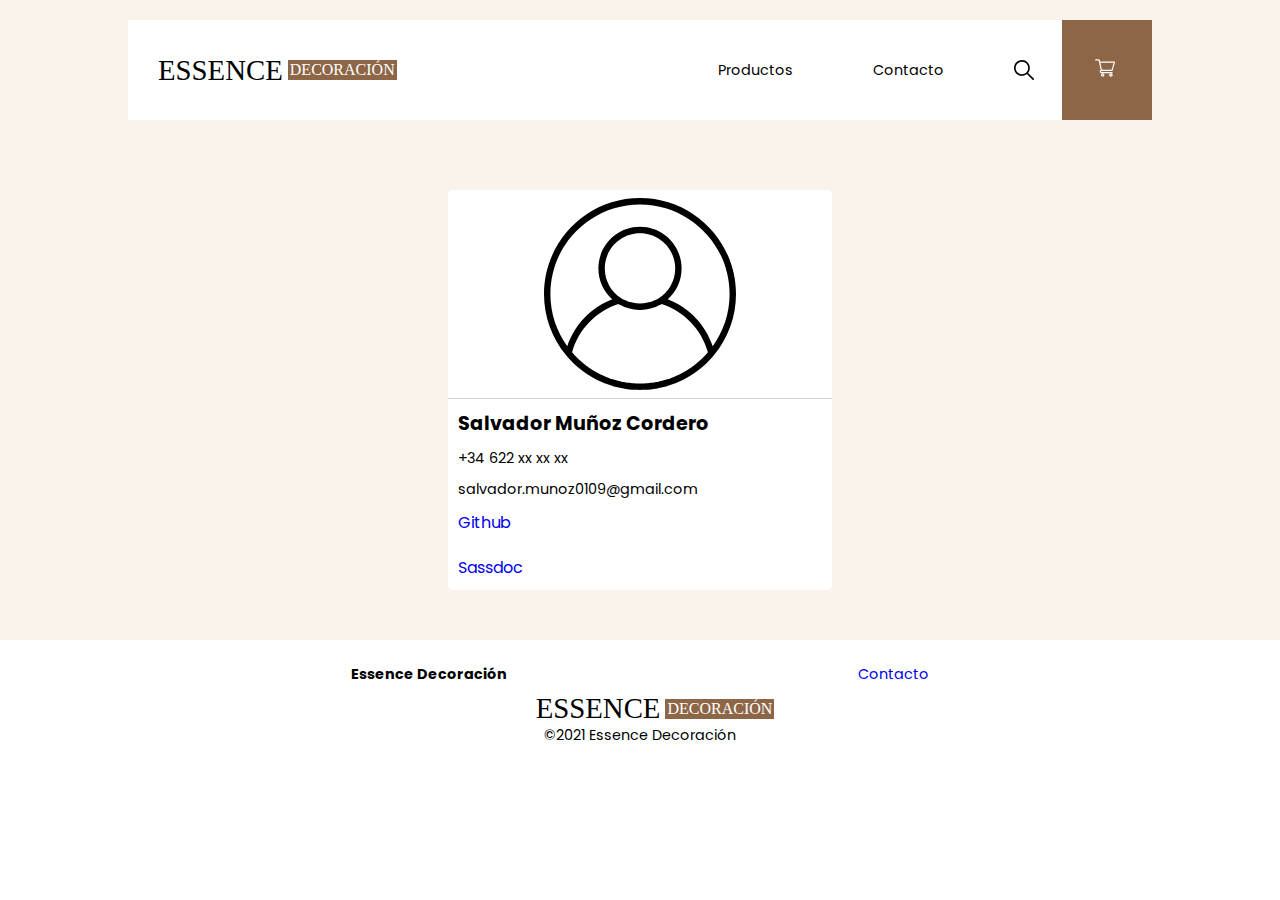
<file: pages/contacto.html>
<!DOCTYPE html>
<html lang="es">
<head>
    <meta charset="UTF-8">
    <meta name="viewport" content="width=device-width, initial-scale=1.0">
    <title>Essence Decoración</title>
    <link rel="stylesheet" href="../css/style.css">
    <script src="../scripts/menu.js" defer></script>
</head>
<body>
    <div class="container">
        <header>

            <div class="menu-oculto">
                <img id="navBars" src="../img/icons/menu.svg" alt="menu bars icon">

                <a href="../index.html" class="title">
                    <p class="essence-word">ESSENCE</p>
                    <p class="decoracion-word">DECORACIÓN</p>
                </a>

                <img src="../img/icons/loupe.svg" alt="search icon">
                <div class="cart-section"><img class="cart" src="../img/icons/shopping-cart.svg" alt="shopping cart icon"></div>
            </div>

            <div class="menu">
                <a href="../index.html" class="title">
                    <p class="essence-word">ESSENCE</p>
                    <p class="decoracion-word">DECORACIÓN</p>
                </a>

                <div class="links-menu">
                    <a class="general-font-style" href="../pages/producto.html">Productos</a>
                    <a class="general-font-style" href="../pages/contacto.html">Contacto</a>
                </div>
                
                <img src="../img/icons/loupe.svg" alt="search icon">
                <div class="cart-section"><img class="cart" src="../img/icons/shopping-cart.svg" alt="shopping cart icon"></div>
            </div>

        </header>

        <div id="links" class="hide">
            <a class="general-font-style" href="../pages/producto.html">Productos</a>
            <a class="general-font-style" href="../pages/contacto.html">Contacto</a>
        </div>
        
        <main class="general-font-style main-cards">

            <div class="card contact">
                <figure>
                    <img src="../img/icons/user.svg">
                </figure>
                <h2>Salvador Muñoz Cordero</h2>
                <p>+34 622 xx xx xx</p>
                <p>salvador.munoz0109@gmail.com</p>
                <a href="https://github.com/smunozc" target="_blank">Github</a>
                <a href="../sassdoc/index.html" target="_blank">Sassdoc</a>
            </div>

        </main>

        <footer>
            <p class="general-font-style"><strong>Essence Decoración</strong></p>
            <a href="./contacto.html" class="general-font-style">Contacto</a>
            <div class="right-footer-section">
                <a href="../index.html" class="title">
                    <p class="essence-word">ESSENCE</p>
                    <p class="decoracion-word">DECORACIÓN</p>
                </a>
                <p class="general-font-style">©2021 Essence Decoración</p>
            </div>
        </footer>

    </div>
</body>
</html>
</file>
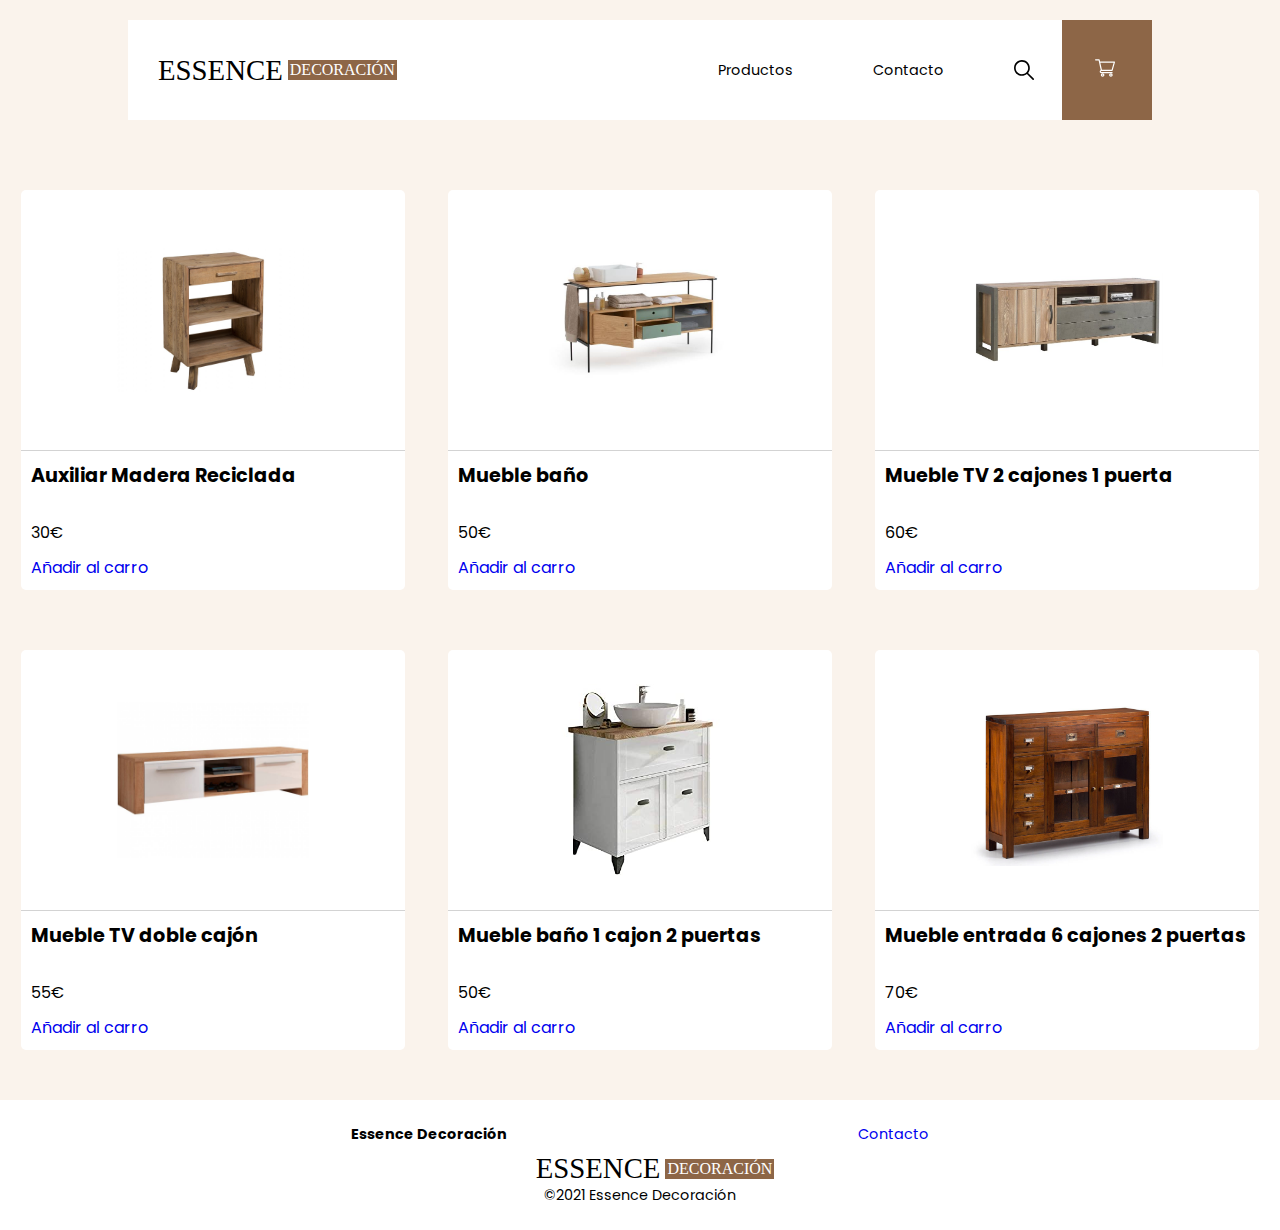
<file: pages/producto.html>
<!DOCTYPE html>
<html lang="es">

<head>
    <meta charset="UTF-8">
    <meta name="viewport" content="width=device-width, initial-scale=1.0">
    <title>Essence Decoración</title>
    <link rel="stylesheet" href="../css/style.css">
    <script src="../scripts/menu.js" defer></script>
</head>

<body>
    <div class="container">
        <header>

            <div class="menu-oculto">
                <img id="navBars" src="../img/icons/menu.svg" alt="menu bars icon">

                <a href="../index.html" class="title">
                    <p class="essence-word">ESSENCE</p>
                    <p class="decoracion-word">DECORACIÓN</p>
                </a>

                <img src="../img/icons/loupe.svg" alt="search icon">
                <div class="cart-section"><img class="cart" src="../img/icons/shopping-cart.svg" alt="shopping cart icon"></div>
            </div>

            <div class="menu">
                <a href="../index.html" class="title">
                    <p class="essence-word">ESSENCE</p>
                    <p class="decoracion-word">DECORACIÓN</p>
                </a>

                <div class="links-menu">
                    <a class="general-font-style" href="../pages/producto.html">Productos</a>
                    <a class="general-font-style" href="../pages/contacto.html">Contacto</a>
                </div>
                
                <img src="../img/icons/loupe.svg" alt="search icon">
                <div class="cart-section"><img class="cart" src="../img/icons/shopping-cart.svg" alt="shopping cart icon"></div>
            </div>

        </header>

        <div id="links" class="hide">
            <a class="general-font-style" href="../pages/producto.html">Productos</a>
            <a class="general-font-style" href="../pages/contacto.html">Contacto</a>
        </div>

        <main class="general-font-style main-cards">

            <div class="card">
                <figure>
                    <img src="../img/productos/auxiliar madera reciclada.jpg">
                </figure>
                <h2>Auxiliar Madera Reciclada</h2>
                <p>30€</p>
                <a href="#">Añadir al carro</a>
            </div>

            <div class="card">
                <figure>
                    <img src="../img/productos/mueble bano.jpg">
                </figure>
                <h2>Mueble baño</h2>
                <p>50€</p>
                <a href="#">Añadir al carro</a>
            </div>

            <div class="card">
                <figure>
                    <img src="../img/productos/mueble tv.jpg">
                </figure>
                <h2>Mueble TV 2 cajones 1 puerta</h2>
                <p>60€</p>
                <a href="#">Añadir al carro</a>
            </div>

            <div class="card">
                <figure>
                    <img src="../img/productos/mueble tv 2.jpg">
                </figure>
                <h2>Mueble TV doble cajón</h2>
                <p>55€</p>
                <a href="#">Añadir al carro</a>
            </div>

            <div class="card">
                <figure>
                    <img src="../img/productos/Mueble bano 2.jpg">
                </figure>
                <h2>Mueble baño 1 cajon 2 puertas</h2>
                <p>50€</p>
                <a href="#">Añadir al carro</a>
            </div>

            <div class="card">
                <figure>
                    <img src="../img/productos/Mueble-de-entrada-6-cajones.jpg">
                </figure>
                <h2>Mueble entrada 6 cajones 2 puertas</h2>
                <p>70€</p>
                <a href="#">Añadir al carro</a>
            </div>

        </main>

        <footer>
            <p class="general-font-style"><strong>Essence Decoración</strong></p>
            <a href="./contacto.html" class="general-font-style">Contacto</a>
            <div class="right-footer-section">
                <a href="../index.html" class="title">
                    <p class="essence-word">ESSENCE</p>
                    <p class="decoracion-word">DECORACIÓN</p>
                </a>
                <p class="general-font-style">©2021 Essence Decoración</p>
            </div>
        </footer>
    </div>
</body>

</html>
</file>
<file: css/style.css>
@import url("https://fonts.googleapis.com/css2?family=Poppins&display=swap");
@media (min-width: 576px) {
  .menu-oculto img {
    width: 20px !important;
  }

  #figImg {
    height: 475px !important;
  }

  .card {
    width: 40% !important;
  }
  .card figure img {
    width: 50% !important;
  }
}
@media (min-width: 992px) {
  header {
    height: 0;
    position: relative !important;
    z-index: 5;
  }
  header .menu-oculto {
    display: none !important;
  }
  header .menu {
    display: flex !important;
    background-color: white;
    height: 100px;
    justify-content: space-between;
    position: relative;
    top: 20px;
    left: 10%;
    width: 80%;
    align-items: center;
  }
  header .menu img {
    margin: 0 20px !important;
    width: 20px !important;
  }
  header .menu .cart-section {
    background-color: #8d6647 !important;
    height: 100%;
    position: relative !important;
    width: 90px !important;
  }
  header .menu .cart {
    position: absolute !important;
    top: 38% !important;
    left: 15% !important;
  }
  header .menu .links-menu {
    display: flex;
    height: 100%;
    width: 30%;
  }
  header .menu .links-menu a {
    align-items: center;
    background-color: white;
    color: black;
    display: flex;
    font-size: 0.9rem;
    height: 100%;
    justify-content: center;
    width: 50%;
  }
  header .menu .links-menu a:hover {
    align-items: center;
    background-color: #a17551;
    color: white;
    display: flex;
    font-size: 0.9rem;
    height: 100%;
    justify-content: center;
    width: 50%;
  }

  #links {
    display: none !important;
  }

  main {
    flex-wrap: nowrap !important;
  }
  main .texto {
    margin-top: 160px;
    height: 100% !important;
    padding-right: 0;
    width: 25% !important;
    z-index: 1;
  }
  main .texto p {
    font-size: 1.3rem !important;
    font-weight: lighter;
  }
  main .texto #keyword {
    font-size: 6.5rem !important;
    text-shadow: 4px 4px 6px #493525;
  }
  main .carousel {
    width: 75% !important;
    position: relative !important;
    top: -60px !important;
  }
  main .carousel #figImg {
    height: 100% !important;
  }
  main .card {
    height: 400px !important;
    width: 30% !important;
  }
  main .card figure {
    height: 300px;
  }
  main .card figure img {
    width: 50% !important;
  }

  .main-cards {
    margin-top: 100px;
    flex-wrap: wrap !important;
  }

  .title {
    margin-left: 30px;
  }
  .title .essence-word {
    font-size: 1.8rem !important;
  }
  .title .decoracion-word {
    font-size: 1rem !important;
  }
}
body,
.container,
figure,
h1,
h2,
h3,
h4,
h5,
h6,
p {
  margin: 0px;
}

a {
  text-decoration: none;
}

.general-font-style {
  font-family: "Poppins", sans-serif;
}

.container {
  background-color: #faf3ec;
  width: 100%;
}
.container header {
  position: fixed;
  z-index: 2;
  width: 100%;
}
.container header .menu-oculto {
  background-color: white;
  height: 60px;
  width: 100%;
  display: flex;
  justify-content: space-between;
  align-items: center;
}
.container header .menu-oculto img {
  margin: 0 20px;
  width: 15px;
}
.container header .menu-oculto .cart-section {
  background-color: #8d6647;
  height: 100%;
  position: relative;
  width: 70px;
}
.container header .menu-oculto .cart {
  position: absolute;
  top: 34%;
  left: 7%;
  width: 17px;
}
.container header .menu {
  display: none;
}
.container #links {
  display: flex;
  height: 60px;
  width: 100%;
  align-items: center;
  position: fixed;
  top: 60px;
  transition: all 0.3s ease-in;
  z-index: 1;
  -webkit-transition: all 0.3s ease-in;
  -moz-transition: all 0.3s ease-in;
  -ms-transition: all 0.3s ease-in;
  -o-transition: all 0.3s ease-in;
}
.container #links a {
  align-items: center;
  background-color: #a17551;
  color: white;
  display: flex;
  font-size: 0.9rem;
  height: 100%;
  justify-content: center;
  width: 50%;
}
.container #links a:hover {
  background-color: #7f5c40;
}
.container main {
  background-color: #faf3ec;
  display: flex;
  flex-wrap: wrap;
  position: relative;
  top: 60px;
  z-index: 0;
}
.container main .texto {
  display: flex;
  flex-direction: column;
  height: 250px;
  padding: 60px 25px;
}
.container main .texto p {
  color: #8d6647;
  font-size: 0.9rem;
}
.container main .texto #keyword {
  font-size: 4rem;
}
.container main .texto a {
  background-color: #8d6647;
  color: white;
  margin-top: 60px;
  padding: 14px;
  text-align: center;
  width: 120px;
}
.container main .texto a:hover {
  background-color: #6b4d36;
}
.container main .carousel {
  background-color: white;
  overflow-x: hidden;
}
.container main .carousel .carousel_nav {
  display: none;
}
.container main .carousel figure {
  --n: 1;
  display: flex;
  height: 250px;
  overflow-y: hidden;
  width: 100%;
  width: calc(var(--n)*(100%));
  transform: translate(calc(var(--i, 0)/var(--n)*-100% + var(--tx, 0px)));
}
.container main .carousel figure img {
  pointer-events: none;
  width: 100%;
  width: calc((100%)/var(--n));
}
.container main .card {
  background-color: white;
  border-radius: 5px;
  display: flex;
  flex-direction: column;
  height: 320px;
  margin: 30px auto;
  width: 70%;
}
.container main .card figure {
  align-items: center;
  border-bottom: 1px solid lightgray;
  display: flex;
  justify-content: center;
  overflow-y: hidden;
  width: 100%;
}
.container main .card figure img {
  padding: 5px;
  width: 60%;
}
.container main .card h2, .container main .card p, .container main .card a {
  margin: 0 10px;
}
.container main .card h2 {
  font-size: 1.2rem;
  margin-top: 10px;
}
.container main .card p {
  margin-top: 30px;
}
.container main .card a {
  display: block;
  margin-top: 10px;
  padding-bottom: 10px;
}
.container main .contact {
  width: 80%;
}
.container main .contact figure img {
  width: 50%;
}
.container main .contact p {
  font-size: 0.9rem;
  margin-top: 10px;
}
.container footer {
  background-color: white;
  display: flex;
  flex-wrap: wrap;
  justify-content: space-evenly;
  align-items: center;
  height: 90px;
  margin-top: 80px;
  padding: 20px 0;
  position: relative;
  width: 100%;
  z-index: 3;
}
.container footer p, .container footer a {
  font-size: 0.9rem;
}
.container footer .right-footer-section {
  display: flex;
  flex-wrap: wrap;
  justify-content: center;
  width: 100%;
}
.container footer .right-footer-section .title {
  display: flex;
  justify-content: center;
  width: 100%;
}

.hide {
  transform: translateY(-60px);
  -webkit-transform: translateY(-60px);
  -moz-transform: translateY(-60px);
  -ms-transform: translateY(-60px);
  -o-transform: translateY(-60px);
}

.show {
  transform: translateY(0px);
  -webkit-transform: translateY(0px);
  -moz-transform: translateY(0px);
  -ms-transform: translateY(0px);
  -o-transform: translateY(0px);
}

.smooth {
  transition: transform 0.5s ease-out;
}

.title {
  align-items: center;
  color: black;
  display: flex;
  text-align: center;
  width: 50%;
}
.title .essence-word {
  font-size: 1.1rem;
  text-align: end;
  margin-right: 5px;
}
.title .decoracion-word {
  background-color: #8d6647;
  color: white;
  font-size: 0.7rem;
  padding: 1px 2px;
  text-align: start;
}

/*# sourceMappingURL=style.css.map */
</file>
<file: sassdoc/assets/css/main.css>
.container:after,.header:after,.searchbar:after{content:"";display:table;clear:both}.visually-hidden{width:1px;height:1px;position:absolute;padding:0;margin:-1px;overflow:hidden;clip:rect(0 0 0 0);border:0}.sidebar__title{text-overflow:ellipsis;overflow:hidden;white-space:nowrap}code[class*='language-'],pre[class*='language-']{color:black;text-shadow:0 1px white;font-family:Consolas, Monaco, 'Andale Mono', monospace;direction:ltr;text-align:left;white-space:pre;word-spacing:normal;word-break:normal;-moz-tab-size:4;-o-tab-size:4;tab-size:4;-webkit-hyphens:none;-moz-hyphens:none;-ms-hyphens:none;hyphens:none}pre[class*='language-']::-moz-selection,pre[class*='language-'] ::-moz-selection,code[class*='language-']::-moz-selection,code[class*='language-'] ::-moz-selection{text-shadow:none;background:#b3d4fc}pre[class*='language-']::selection,pre[class*='language-'] ::selection,code[class*='language-']::selection,code[class*='language-'] ::selection{text-shadow:none;background:#b3d4fc}@media print{code[class*='language-'],pre[class*='language-']{text-shadow:none}}pre[class*='language-']{padding:1em;margin:.5em 0;overflow:auto}:not(pre)>code[class*='language-'],pre[class*='language-']{background:white}:not(pre)>code[class*='language-']{padding:.1em;border-radius:.3em}.token.comment,.token.prolog,.token.doctype,.token.cdata{color:slategray}.token.punctuation{color:#999}.namespace{opacity:.7}.token.property,.token.tag,.token.boolean,.token.number,.token.constant,.token.symbol{color:#905}.token.selector,.token.attr-name,.token.string,.token.builtin{color:#690}.token.operator,.token.entity,.token.url,.language-css .token.string,.style .token.string,.token.variable{color:#a67f59;background:rgba(255,255,255,0.5)}.token.atrule,.token.attr-value,.token.keyword{color:#07a}.token.regex,.token.important{color:#e90}.token.important{font-weight:bold}.token.entity{cursor:help}html{-webkit-box-sizing:border-box;-moz-box-sizing:border-box;box-sizing:border-box}*,*::after,*::before{-webkit-box-sizing:inherit;-moz-box-sizing:inherit;box-sizing:inherit}body{font:1em/1.35 "Open Sans","Helvetica Neue Light","Helvetica Neue","Helvetica","Arial",sans-serif;overflow:auto;margin:0}a{transition:0.15s;text-decoration:none;color:#dd5a6f}a:hover,a:hover code{color:#333}table p{margin:0 0 .5rem}:not(pre)>code{color:#dd5a6f;white-space:nowrap;font-weight:normal}@media (max-width: 800px){table,tbody,tr,td,th{display:block}thead{width:1px;height:1px;position:absolute;padding:0;margin:-1px;overflow:hidden;clip:rect(0 0 0 0);border:0}tr{padding-bottom:1em;margin-bottom:1em;border-bottom:2px solid #ddd}td::before,th::before{content:attr(data-label) ": ";text-transform:capitalize;font-weight:bold}td p,th p{display:inline}}.layout-toggle{display:none}@media (min-width: 801px){.layout-toggle{position:absolute;top:8px;left:20px;font-size:2em;cursor:pointer;color:white;display:block}}@media (min-width: 801px){.sidebar-closed .sidebar{-webkit-transform:translateX(-280px);-ms-transform:translateX(-280px);transform:translateX(-280px)}.sidebar-closed .main{padding-left:0}.sidebar-closed .header{left:0}}.list-unstyled{padding-left:0;list-style:none;line-height:1.5;margin-top:0;margin-bottom:1.5rem}.list-inline li{display:inline-block}.container{max-width:100%;width:1170px;margin:0 auto;padding:0 2rem}.relative{position:relative}.clear{clear:both}.header{position:fixed;top:0;right:0;left:280px;box-shadow:0 2px 5px rgba(0,0,0,0.26);padding:1em 0;background:#dd5a6f;color:#e0e0e0;z-index:4000}@media (max-width: 800px){.header{left:0}}@media (min-width: 801px){.header{transition:0.2s cubic-bezier(0.215, 0.61, 0.355, 1)}}.header__title{font-weight:500;text-align:center;margin:0 0 0.5em 0}.header__title a{color:#e0e0e0}@media (min-width: 801px){.header__title{float:left;font-size:1em;margin-top:.25em;margin-bottom:0}}.searchbar{display:inline-block;float:right}@media (max-width: 800px){.searchbar{display:block;float:none}}.searchbar__form{float:right;position:relative}@media (max-width: 800px){.searchbar__form{float:none}}@media (min-width: 801px){.searchbar__form{min-width:15em}}.searchbar__field{border:none;padding:0.5em;font-size:1em;margin:0;width:100%;box-shadow:0 1.5px 4px rgba(0,0,0,0.24),0 1.5px 6px rgba(0,0,0,0.12);border:1px solid #e0e0e0}.searchbar__suggestions{position:absolute;top:100%;right:0;left:0;box-shadow:0 1.5px 4px rgba(0,0,0,0.24),0 1.5px 6px rgba(0,0,0,0.12);border:1px solid #e0e0e0;background:white;padding:0;margin:0;list-style:none;z-index:2}.searchbar__suggestions:empty{display:none}.searchbar__suggestions .selected{background:#ddd}.searchbar__suggestions li{border-bottom:1px solid #e0e0e0}.searchbar__suggestions li:last-of-type{border:none}.searchbar__suggestions a{display:block;padding:0.5em;font-size:0.9em}.searchbar__suggestions a:hover,.searchbar__suggestions a:active,.searchbar__suggestions a:focus{background:#e0e0e0}.searchbar__suggestions code{margin-right:.5em}@media (min-width: 801px){.sidebar{position:fixed;top:0;bottom:0;left:0;overflow:auto;box-shadow:1px 0 1.5px rgba(0,0,0,0.12);width:280px;z-index:2;border-right:1px solid #e0e0e0;transition:0.2s cubic-bezier(0.215, 0.61, 0.355, 1)}}@media (max-width: 800px){.sidebar{margin-top:4em}}.sidebar__annotation{color:#5c4863}.sidebar__item{font-size:0.9em}.sidebar__item a{padding:0.5em 4.5em;display:block;text-decoration:none;color:#333}.sidebar__item:hover,.sidebar__item:active,.sidebar__item:focus{background:#e0e0e0}.sidebar__item.is-collapsed+*{display:none}.sidebar__item--heading{padding:1em 1.5em}.sidebar__item--heading a{font-weight:bold}.sidebar__item--sub-heading{padding:0.5em 2.5em}.sidebar__item--sub-heading a{color:#888}.sidebar__item--heading,.sidebar__item--sub-heading{position:relative}.sidebar__item--heading:after,.sidebar__item--sub-heading:after{position:absolute;top:50%;right:2em;content:'\25BC';margin-top:-0.5em;color:#ddd;font-size:0.7em}.sidebar__item--heading.is-collapsed:after,.sidebar__item--sub-heading.is-collapsed:after{content:'\25B6'}.sidebar__item--heading a,.sidebar__item--sub-heading a{padding:0;display:inline}.sidebar__description{color:#e0e0e0;padding-right:2em}.sidebar__header{border-bottom:1px solid #e0e0e0}.sidebar__title{font-size:1em;margin:0;padding:1.45em}.btn-toggle{background:#EFEFEF;border:none;border-bottom:1px solid #e0e0e0;display:block;padding:1em;width:100%;cursor:pointer;color:#999;font-weight:bold;margin:0;transition:0.15s ease-out}.btn-toggle:hover,.btn-toggle:active,.btn-toggle:focus{background:#DFDFDF}.main{background:#f9f9f9;position:relative}@media (min-width: 801px){.main{transition:0.2s cubic-bezier(0.215, 0.61, 0.355, 1);padding-left:280px;padding-top:4em;min-height:45em}}.main__section{margin-top:5em;border-top:5px solid rgba(92,72,99,0.2)}.header+.main__section{margin-top:0;border-top:none}.main__heading,.main__heading--secondary{padding:1em 0;margin-top:0}@media (min-width: 801px){.main__heading,.main__heading--secondary{padding:2em 0 0}}.main__heading{color:#5c4863;font-size:3.5em;text-align:center;border-bottom:5px solid rgba(92,72,99,0.2);padding-bottom:.5em;margin-bottom:1em;background:rgba(92,72,99,0.1)}.main__heading--secondary{font-size:3em;color:#dd5a6f;text-transform:uppercase;font-weight:bold;padding-top:0;margin-bottom:-3rem;position:relative}.main__heading--secondary .container{overflow:hidden;white-space:nowrap;text-overflow:ellipsis}.main__heading--secondary::before{content:'';position:absolute;left:0;right:0;bottom:0.15em;height:0.2em;background-color:#dd5a6f}.main__description{margin-bottom:1.5rem}.footer{background:#e0e0e0;padding:1em 0}.footer .container{position:relative}.footer__project-info{float:left}.footer__watermark{position:absolute;right:0;top:-0.7em}.footer__watermark img{display:block;max-width:7em}.project-info__name,.project-info__version,.project-info__license{display:inline-block}.project-info__version,.project-info__license{color:#555}.project-info__license{text-indent:-0.25em}.main__section{margin-bottom:4.5rem}.item__heading{color:#333;margin:4.5rem 0 1.5rem 0;position:relative;font-size:2em;font-weight:300;float:left}.item__name{color:#dd5a6f}.item__example{margin-bottom:1.5rem}.item__example,.item__code{box-shadow:0 1.5px 4px rgba(0,0,0,0.24),0 1.5px 6px rgba(0,0,0,0.12);border:1px solid #e0e0e0;word-wrap:break-word;line-height:1.42}.item__code{padding-right:7em;clear:both;cursor:pointer}.item__code--togglable::after{position:absolute;right:0;bottom:-2.5em;-ms-filter:"progid:DXImageTransform.Microsoft.Alpha(Opacity=0)";opacity:0;color:#c4c4c4;font-size:0.8em;transition:0.2s ease-out}.item__code--togglable:hover::after,.item__code--togglable:active::after,.item__code--togglable:focus::after{-ms-filter:"progid:DXImageTransform.Microsoft.Alpha(Opacity=100)";opacity:1}.item__code--togglable[data-current-state='expanded']::after{content:'Click to collapse.'}.item__code--togglable[data-current-state='collapsed']::after{content:'Click to expand.'}.example__description{padding:1em;background:#EFEFEF}.example__description p{margin:0}.example__code[class*='language-']{margin:0}.item__anchor{font-size:0.6em;color:#eeafb9}@media (min-width: 801px){.item__anchor{position:absolute;right:101%;bottom:.25em;-ms-filter:"progid:DXImageTransform.Microsoft.Alpha(Opacity=0)";opacity:0}.item:hover .item__anchor{-ms-filter:"progid:DXImageTransform.Microsoft.Alpha(Opacity=100)";opacity:1}}.item__deprecated{display:inline-block;overflow:hidden;margin-top:5.5em;margin-left:1em}.item__deprecated strong{float:left;color:#c00;text-transform:uppercase}.item__deprecated p{float:left;margin:0;padding-left:0.5em}.item__type{color:#ddd;text-transform:capitalize;font-size:0.75em}.item__alias,.item__aliased{color:#ddd;font-size:0.8em}.item__sub-heading{color:#333;margin-top:0;margin-bottom:1.5rem;font-size:1.2em}.item__parameters{width:100%;margin-bottom:1em;border-collapse:collapse}.item__parameters thead th{vertical-align:bottom;border-bottom:2px solid #ddd;border-top:none;text-align:left;color:#707070}.item__parameters tbody th{text-align:left}.item__parameters td,.item__parameters th{padding:0.5em 0.5em 0.5em 0;vertical-align:top}@media (min-width: 801px){tbody>.item__parameter:first-of-type>td{border-top:none}.item__parameters td,.item__parameters th{border-top:1px solid #ddd}}.item__access{text-transform:capitalize;color:#5c4863;font-size:0.8em}.item__since{float:right;padding-top:0.9em;color:#c4c4c4;margin-bottom:1em}.item__source-link{position:absolute;top:1px;right:1px;background:white;padding:1em;z-index:2;color:#c4c4c4}.item__cross-type{color:#4d4d4d;font-family:'Consolas', 'Monaco', 'Andale Mono', monospace;font-size:0.8em}.item__description{margin-bottom:1.5rem}li.item__description{margin-bottom:0}.item__description--inline>*{display:inline-block;margin:0}.item__code-wrapper{position:relative;clear:both;margin-bottom:1.5rem}.color-preview--inline{padding:2px 4px;border:1px solid rgba(0,0,0,0.1);border-radius:3px}.color-preview--block{width:2em;height:2em;position:absolute;top:140%;right:0;top:calc(100% + 20px);border:1px solid rgba(0,0,0,0.1);border-radius:3px}
</file>
